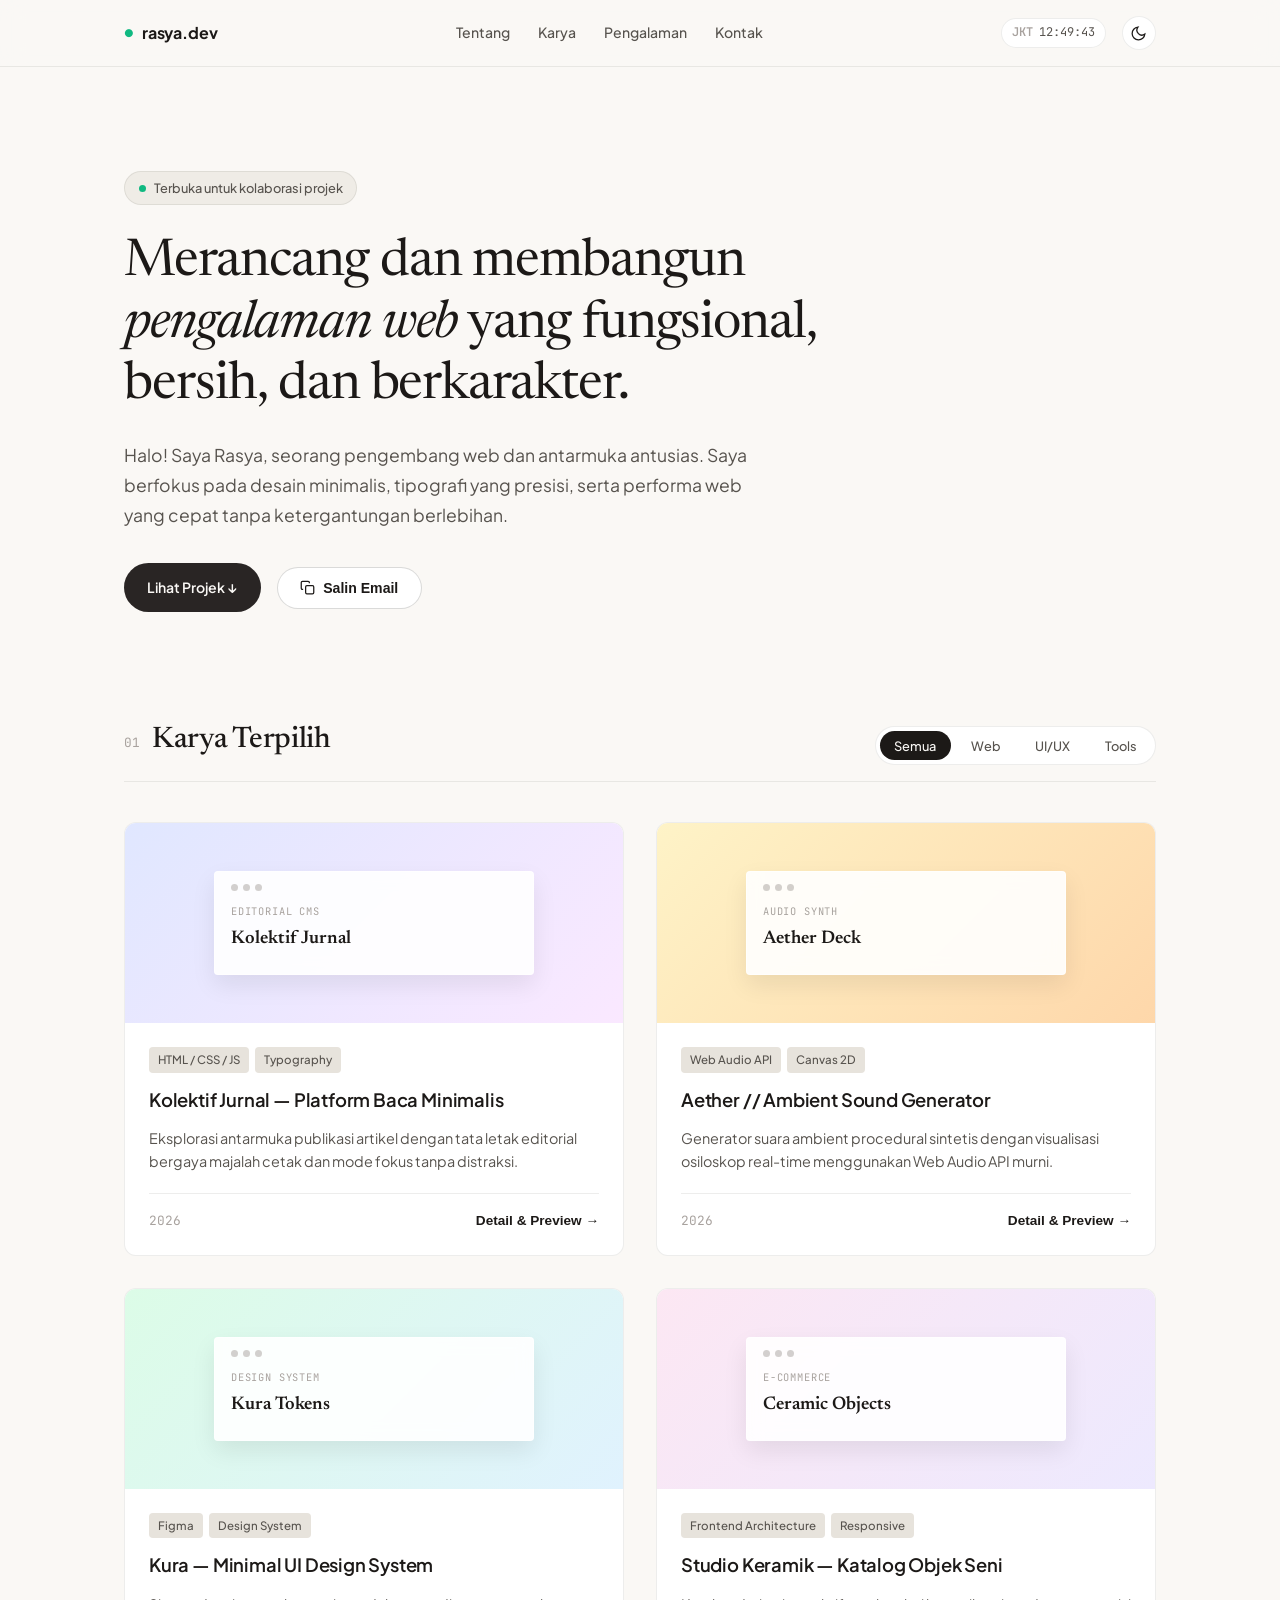
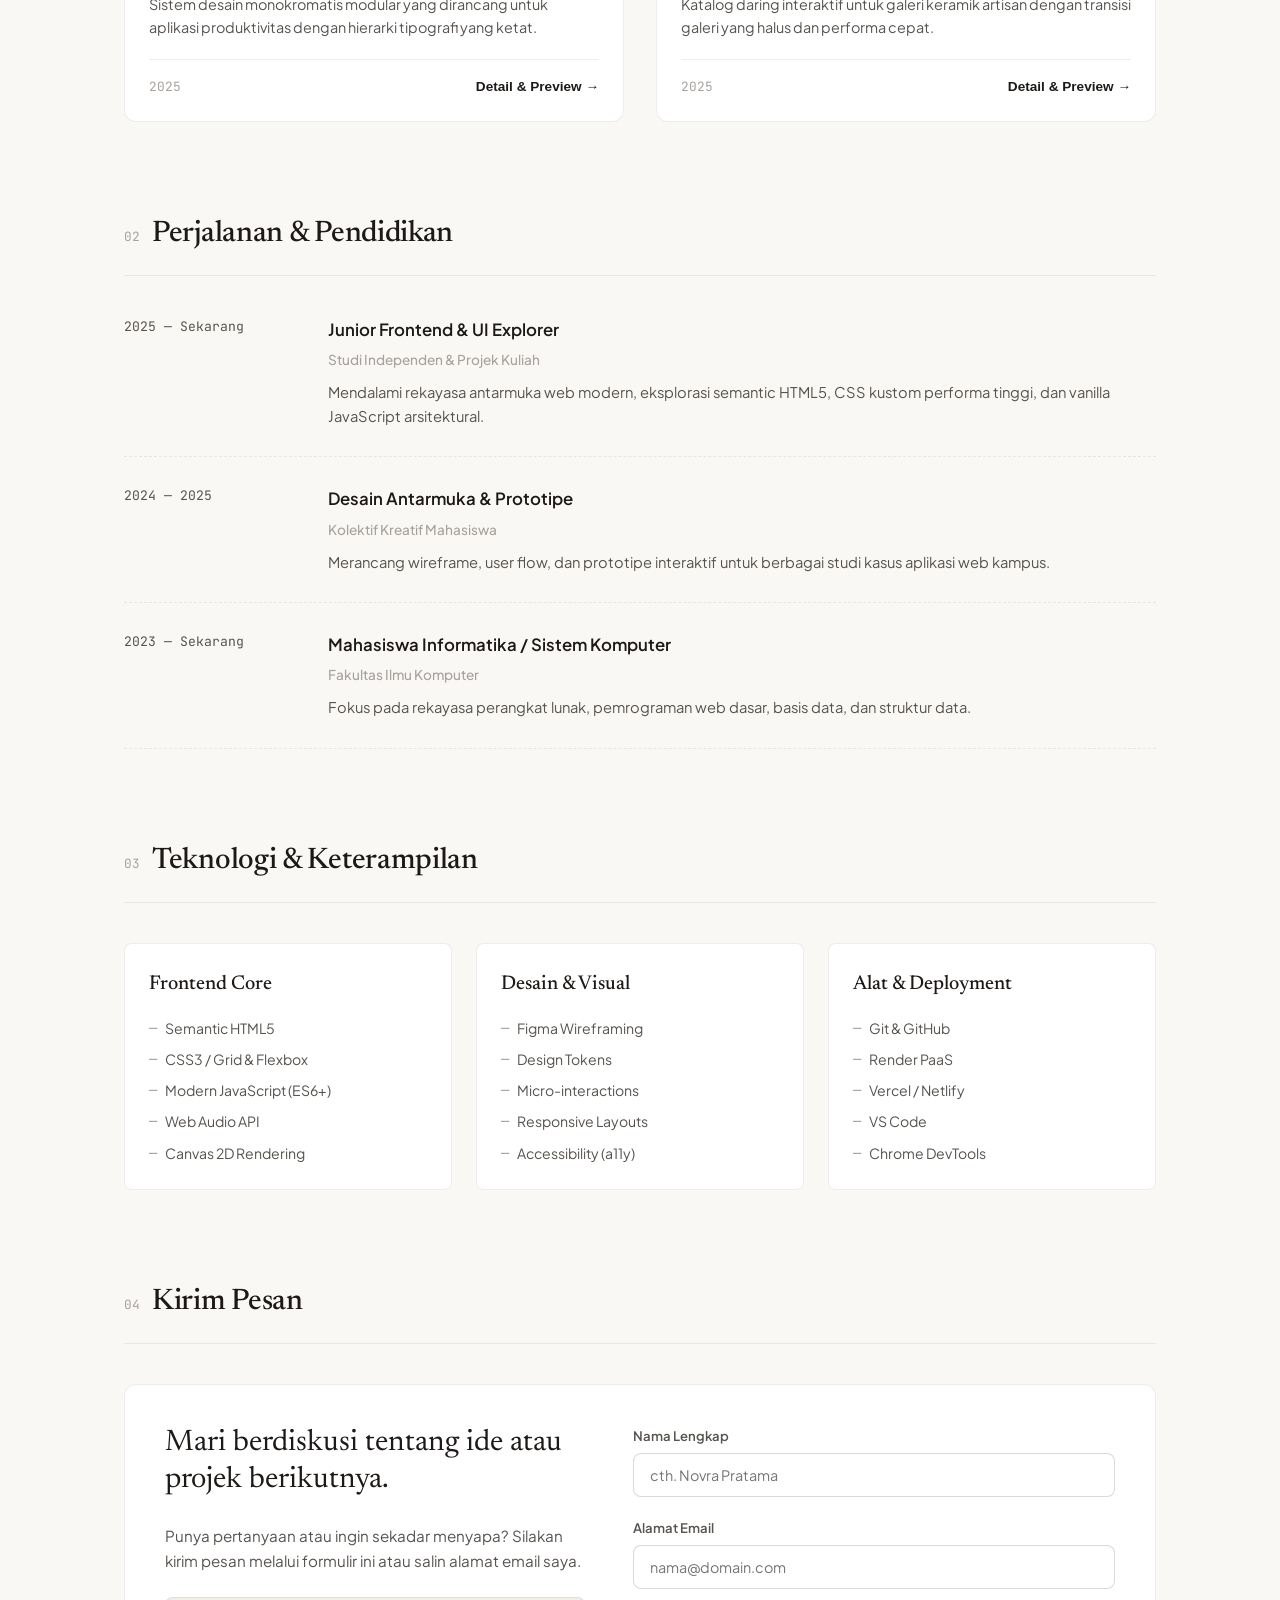
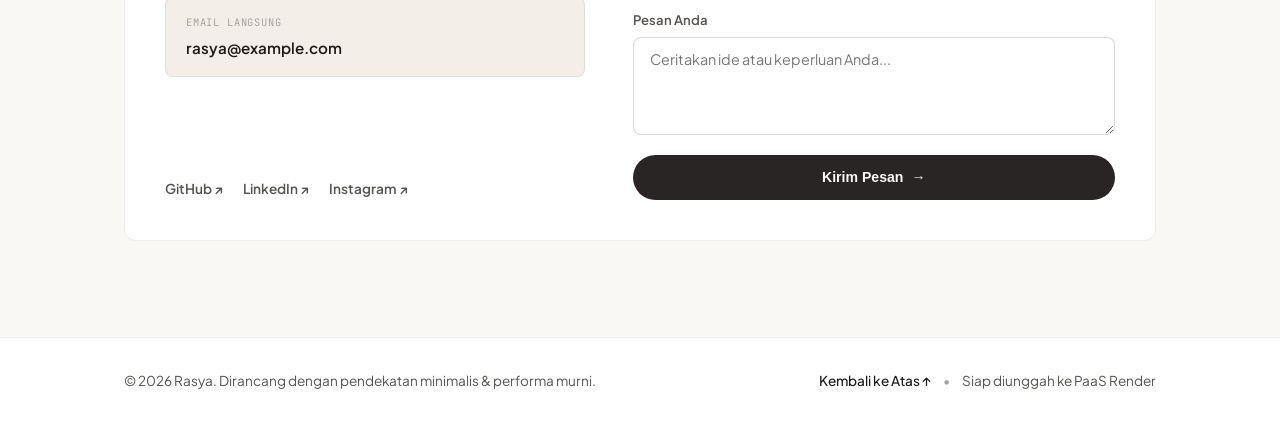
<file: index.html>
<!DOCTYPE html>
<html lang="id" data-theme="light">
<head>
  <meta charset="UTF-8">
  <meta name="viewport" content="width=device-width, initial-scale=1.0">
  <title>Rasya — Creative Developer & Designer</title>
  
  <!-- Favicon -->
  <link rel="icon" type="image/svg+xml" href="data:image/svg+xml,<svg xmlns='http://www.w3.org/2000/svg' viewBox='0 0 100 100'><circle cx='50' cy='50' r='48' fill='%231a1918'/><text x='50' y='64' font-size='44' font-family='serif' fill='%23faf9f5' text-anchor='middle'>R</text></svg>">

  <!-- Google Fonts: Newsreader (Editorial Serif) & Plus Jakarta Sans (Clean Modern Sans) -->
  <link rel="preconnect" href="https://fonts.googleapis.com">
  <link rel="preconnect" href="https://fonts.gstatic.com" crossorigin>
  <link href="https://fonts.googleapis.com/css2?family=Newsreader:ital,opsz,wght@0,6..72,400;0,6..72,500;1,6..72,400&family=Plus+Jakarta+Sans:wght@400;500;600;700&family=JetBrains+Mono:wght@400;500&display=swap" rel="stylesheet">
  
  <link rel="stylesheet" href="style.css">
</head>
<body>

  <!-- Toast Notification Container -->
  <div id="toast" class="toast" role="alert" aria-live="polite"></div>

  <!-- Navigation -->
  <header class="site-header">
    <div class="header-inner">
      <a href="#" class="brand-logo">
        <span class="logo-mark">●</span>
        <span class="logo-text">rasya.dev</span>
      </a>

      <nav class="nav-links" aria-label="Main Navigation">
        <a href="#about" class="nav-link">Tentang</a>
        <a href="#projects" class="nav-link">Karya</a>
        <a href="#experience" class="nav-link">Pengalaman</a>
        <a href="#contact" class="nav-link">Kontak</a>
      </nav>

      <div class="header-actions">
        <!-- Live Clock -->
        <div class="local-time" title="Waktu Lokal (WIB)">
          <span class="time-label">JKT</span>
          <span id="liveClock" class="time-val">--:--:--</span>
        </div>

        <!-- Theme Toggle -->
        <button id="themeToggle" class="theme-toggle-btn" aria-label="Ganti Tema">
          <svg class="sun-icon" viewBox="0 0 24 24" fill="none" stroke="currentColor" stroke-width="1.8">
            <circle cx="12" cy="12" r="5"></circle>
            <line x1="12" y1="1" x2="12" y2="3"></line>
            <line x1="12" y1="21" x2="12" y2="23"></line>
            <line x1="4.22" y1="4.22" x2="5.64" y2="5.64"></line>
            <line x1="18.36" y1="18.36" x2="19.78" y2="19.78"></line>
            <line x1="1" y1="12" x2="3" y2="12"></line>
            <line x1="21" y1="12" x2="23" y2="12"></line>
            <line x1="4.22" y1="19.78" x2="5.64" y2="18.36"></line>
            <line x1="18.36" y1="5.64" x2="19.78" y2="4.22"></line>
          </svg>
          <svg class="moon-icon" viewBox="0 0 24 24" fill="none" stroke="currentColor" stroke-width="1.8">
            <path d="M21 12.79A9 9 0 1 1 11.21 3 7 7 0 0 0 21 12.79z"></path>
          </svg>
        </button>
      </div>
    </div>
  </header>

  <main class="site-main">

    <!-- Hero Section -->
    <section class="hero-section" id="about">
      <div class="hero-badge">
        <span class="status-pulse"></span>
        <span>Terbuka untuk kolaborasi projek</span>
      </div>

      <h1 class="hero-title">
        Merancang dan membangun <span class="italic-serif">pengalaman web</span> yang fungsional, bersih, dan berkarakter.
      </h1>

      <p class="hero-bio">
        Halo! Saya Rasya, seorang pengembang web dan antarmuka antusias. Saya berfokus pada desain minimalis, tipografi yang presisi, serta performa web yang cepat tanpa ketergantungan berlebihan.
      </p>

      <div class="hero-actions">
        <a href="#projects" class="btn btn-primary">Lihat Projek ↓</a>
        <button id="copyEmailBtn" class="btn btn-secondary">
          <svg width="15" height="15" viewBox="0 0 24 24" fill="none" stroke="currentColor" stroke-width="2">
            <rect x="9" y="9" width="13" height="13" rx="2" ry="2"></rect>
            <path d="M5 15H4a2 2 0 0 1-2-2V4a2 2 0 0 1 2-2h9a2 2 0 0 1 2 2v1"></path>
          </svg>
          Salin Email
        </button>
      </div>
    </section>

    <!-- Projects Section -->
    <section class="section" id="projects">
      <div class="section-header">
        <div class="section-meta">
          <span class="section-number">01</span>
          <h2 class="section-title">Karya Terpilih</h2>
        </div>
        <div class="filter-group" role="tablist">
          <button class="filter-btn active" data-filter="all">Semua</button>
          <button class="filter-btn" data-filter="web">Web</button>
          <button class="filter-btn" data-filter="ui">UI/UX</button>
          <button class="filter-btn" data-filter="tool">Tools</button>
        </div>
      </div>

      <div class="projects-grid" id="projectsContainer">
        
        <!-- Project 1 -->
        <article class="project-card" data-category="web" data-id="1">
          <div class="project-preview preview-gradient-1">
            <div class="mockup-frame">
              <div class="mockup-header">
                <span></span><span></span><span></span>
              </div>
              <div class="mockup-body">
                <span class="mockup-tag">EDITORIAL CMS</span>
                <span class="mockup-title">Kolektif Jurnal</span>
              </div>
            </div>
          </div>
          <div class="project-content">
            <div class="project-tags">
              <span class="tag">HTML / CSS / JS</span>
              <span class="tag">Typography</span>
            </div>
            <h3 class="project-name">Kolektif Jurnal — Platform Baca Minimalis</h3>
            <p class="project-desc">Eksplorasi antarmuka publikasi artikel dengan tata letak editorial bergaya majalah cetak dan mode fokus tanpa distraksi.</p>
            <div class="project-footer">
              <span class="project-year">2026</span>
              <button class="view-detail-btn" data-id="1">Detail & Preview →</button>
            </div>
          </div>
        </article>

        <!-- Project 2 -->
        <article class="project-card" data-category="tool" data-id="2">
          <div class="project-preview preview-gradient-2">
            <div class="mockup-frame">
              <div class="mockup-header">
                <span></span><span></span><span></span>
              </div>
              <div class="mockup-body">
                <span class="mockup-tag">AUDIO SYNTH</span>
                <span class="mockup-title">Aether Deck</span>
              </div>
            </div>
          </div>
          <div class="project-content">
            <div class="project-tags">
              <span class="tag">Web Audio API</span>
              <span class="tag">Canvas 2D</span>
            </div>
            <h3 class="project-name">Aether // Ambient Sound Generator</h3>
            <p class="project-desc">Generator suara ambient procedural sintetis dengan visualisasi osiloskop real-time menggunakan Web Audio API murni.</p>
            <div class="project-footer">
              <span class="project-year">2026</span>
              <button class="view-detail-btn" data-id="2">Detail & Preview →</button>
            </div>
          </div>
        </article>

        <!-- Project 3 -->
        <article class="project-card" data-category="ui" data-id="3">
          <div class="project-preview preview-gradient-3">
            <div class="mockup-frame">
              <div class="mockup-header">
                <span></span><span></span><span></span>
              </div>
              <div class="mockup-body">
                <span class="mockup-tag">DESIGN SYSTEM</span>
                <span class="mockup-title">Kura Tokens</span>
              </div>
            </div>
          </div>
          <div class="project-content">
            <div class="project-tags">
              <span class="tag">Figma</span>
              <span class="tag">Design System</span>
            </div>
            <h3 class="project-name">Kura — Minimal UI Design System</h3>
            <p class="project-desc">Sistem desain monokromatis modular yang dirancang untuk aplikasi produktivitas dengan hierarki tipografi yang ketat.</p>
            <div class="project-footer">
              <span class="project-year">2025</span>
              <button class="view-detail-btn" data-id="3">Detail & Preview →</button>
            </div>
          </div>
        </article>

        <!-- Project 4 -->
        <article class="project-card" data-category="web" data-id="4">
          <div class="project-preview preview-gradient-4">
            <div class="mockup-frame">
              <div class="mockup-header">
                <span></span><span></span><span></span>
              </div>
              <div class="mockup-body">
                <span class="mockup-tag">E-COMMERCE</span>
                <span class="mockup-title">Ceramic Objects</span>
              </div>
            </div>
          </div>
          <div class="project-content">
            <div class="project-tags">
              <span class="tag">Frontend Architecture</span>
              <span class="tag">Responsive</span>
            </div>
            <h3 class="project-name">Studio Keramik — Katalog Objek Seni</h3>
            <p class="project-desc">Katalog daring interaktif untuk galeri keramik artisan dengan transisi galeri yang halus dan performa cepat.</p>
            <div class="project-footer">
              <span class="project-year">2025</span>
              <button class="view-detail-btn" data-id="4">Detail & Preview →</button>
            </div>
          </div>
        </article>

      </div>
    </section>

    <!-- Experience & Education -->
    <section class="section" id="experience">
      <div class="section-header">
        <div class="section-meta">
          <span class="section-number">02</span>
          <h2 class="section-title">Perjalanan & Pendidikan</h2>
        </div>
      </div>

      <div class="timeline-list">
        
        <div class="timeline-item">
          <div class="timeline-period">2025 — Sekarang</div>
          <div class="timeline-detail">
            <h3 class="timeline-role">Junior Frontend & UI Explorer</h3>
            <span class="timeline-org">Studi Independen & Projek Kuliah</span>
            <p class="timeline-text">Mendalami rekayasa antarmuka web modern, eksplorasi semantic HTML5, CSS kustom performa tinggi, dan vanilla JavaScript arsitektural.</p>
          </div>
        </div>

        <div class="timeline-item">
          <div class="timeline-period">2024 — 2025</div>
          <div class="timeline-detail">
            <h3 class="timeline-role">Desain Antarmuka & Prototipe</h3>
            <span class="timeline-org">Kolektif Kreatif Mahasiswa</span>
            <p class="timeline-text">Merancang wireframe, user flow, dan prototipe interaktif untuk berbagai studi kasus aplikasi web kampus.</p>
          </div>
        </div>

        <div class="timeline-item">
          <div class="timeline-period">2023 — Sekarang</div>
          <div class="timeline-detail">
            <h3 class="timeline-role">Mahasiswa Informatika / Sistem Komputer</h3>
            <span class="timeline-org">Fakultas Ilmu Komputer</span>
            <p class="timeline-text">Fokus pada rekayasa perangkat lunak, pemrograman web dasar, basis data, dan struktur data.</p>
          </div>
        </div>

      </div>
    </section>

    <!-- Toolkit / Stack Section -->
    <section class="section" id="toolkit">
      <div class="section-header">
        <div class="section-meta">
          <span class="section-number">03</span>
          <h2 class="section-title">Teknologi & Keterampilan</h2>
        </div>
      </div>

      <div class="skills-grid">
        <div class="skill-category">
          <h4 class="category-name">Frontend Core</h4>
          <ul class="skills-pills">
            <li>Semantic HTML5</li>
            <li>CSS3 / Grid & Flexbox</li>
            <li>Modern JavaScript (ES6+)</li>
            <li>Web Audio API</li>
            <li>Canvas 2D Rendering</li>
          </ul>
        </div>

        <div class="skill-category">
          <h4 class="category-name">Desain & Visual</h4>
          <ul class="skills-pills">
            <li>Figma Wireframing</li>
            <li>Design Tokens</li>
            <li>Micro-interactions</li>
            <li>Responsive Layouts</li>
            <li>Accessibility (a11y)</li>
          </ul>
        </div>

        <div class="skill-category">
          <h4 class="category-name">Alat & Deployment</h4>
          <ul class="skills-pills">
            <li>Git & GitHub</li>
            <li>Render PaaS</li>
            <li>Vercel / Netlify</li>
            <li>VS Code</li>
            <li>Chrome DevTools</li>
          </ul>
        </div>
      </div>
    </section>

    <!-- Contact & Message Section -->
    <section class="section" id="contact">
      <div class="section-header">
        <div class="section-meta">
          <span class="section-number">04</span>
          <h2 class="section-title">Kirim Pesan</h2>
        </div>
      </div>

      <div class="contact-wrapper">
        <div class="contact-info">
          <h3 class="contact-lead">Mari berdiskusi tentang ide atau projek berikutnya.</h3>
          <p class="contact-sub">
            Punya pertanyaan atau ingin sekadar menyapa? Silakan kirim pesan melalui formulir ini atau salin alamat email saya.
          </p>

          <div class="direct-contact-card">
            <span class="direct-label">EMAIL LANGSUNG</span>
            <a href="mailto:rasya@example.com" class="direct-email">rasya@example.com</a>
          </div>

          <div class="social-links">
            <a href="https://github.com" target="_blank" rel="noopener" class="social-link">GitHub ↗</a>
            <a href="https://linkedin.com" target="_blank" rel="noopener" class="social-link">LinkedIn ↗</a>
            <a href="https://instagram.com" target="_blank" rel="noopener" class="social-link">Instagram ↗</a>
          </div>
        </div>

        <form id="contactForm" class="contact-form">
          <div class="form-group">
            <label for="nameInput">Nama Lengkap</label>
            <input type="text" id="nameInput" required placeholder="cth. Novra Pratama">
          </div>

          <div class="form-group">
            <label for="emailInput">Alamat Email</label>
            <input type="email" id="emailInput" required placeholder="nama@domain.com">
          </div>

          <div class="form-group">
            <label for="messageInput">Pesan Anda</label>
            <textarea id="messageInput" rows="4" required placeholder="Ceritakan ide atau keperluan Anda..."></textarea>
          </div>

          <button type="submit" class="btn btn-primary btn-submit">
            <span>Kirim Pesan</span>
            <span class="arrow-icon">→</span>
          </button>
        </form>
      </div>
    </section>

  </main>

  <!-- Detail Modal -->
  <dialog id="detailModal" class="detail-modal">
    <div class="modal-card">
      <div class="modal-header">
        <span class="modal-category" id="modalCategory">WEB PROJECT</span>
        <button id="modalCloseBtn" class="modal-close" aria-label="Tutup">&times;</button>
      </div>
      <div class="modal-body">
        <h3 id="modalTitle" class="modal-title">Judul Projek</h3>
        <p id="modalDesc" class="modal-desc">Deskripsi lengkap mengenai projek dan arsitektur yang digunakan.</p>
        
        <div class="modal-tech-box">
          <span class="tech-box-label">TEKNOLOGI YANG DIGUNAKAN</span>
          <div id="modalTechList" class="modal-tech-list"></div>
        </div>

        <div class="modal-stats">
          <div class="stat-item">
            <span class="stat-label">TAHUN</span>
            <span id="modalYear" class="stat-val">2026</span>
          </div>
          <div class="stat-item">
            <span class="stat-label">PERFORMA</span>
            <span class="stat-val text-green">100 / 100</span>
          </div>
          <div class="stat-item">
            <span class="stat-label">STATUS</span>
            <span class="stat-val">Deployed</span>
          </div>
        </div>
      </div>
      <div class="modal-actions">
        <button class="btn btn-primary" id="modalActionBtn">Buka Demonstrasi</button>
        <button class="btn btn-secondary" id="modalDismissBtn">Tutup</button>
      </div>
    </div>
  </dialog>

  <!-- Site Footer -->
  <footer class="site-footer">
    <div class="footer-inner">
      <p class="footer-copy">
        © 2026 Rasya. Dirancang dengan pendekatan minimalis & performa murni.
      </p>
      <div class="footer-links">
        <a href="#about">Kembali ke Atas ↑</a>
        <span class="footer-bullet">•</span>
        <span>Siap diunggah ke PaaS Render</span>
      </div>
    </div>
  </footer>

  <script src="app.js"></script>
</body>
</html>
</file>
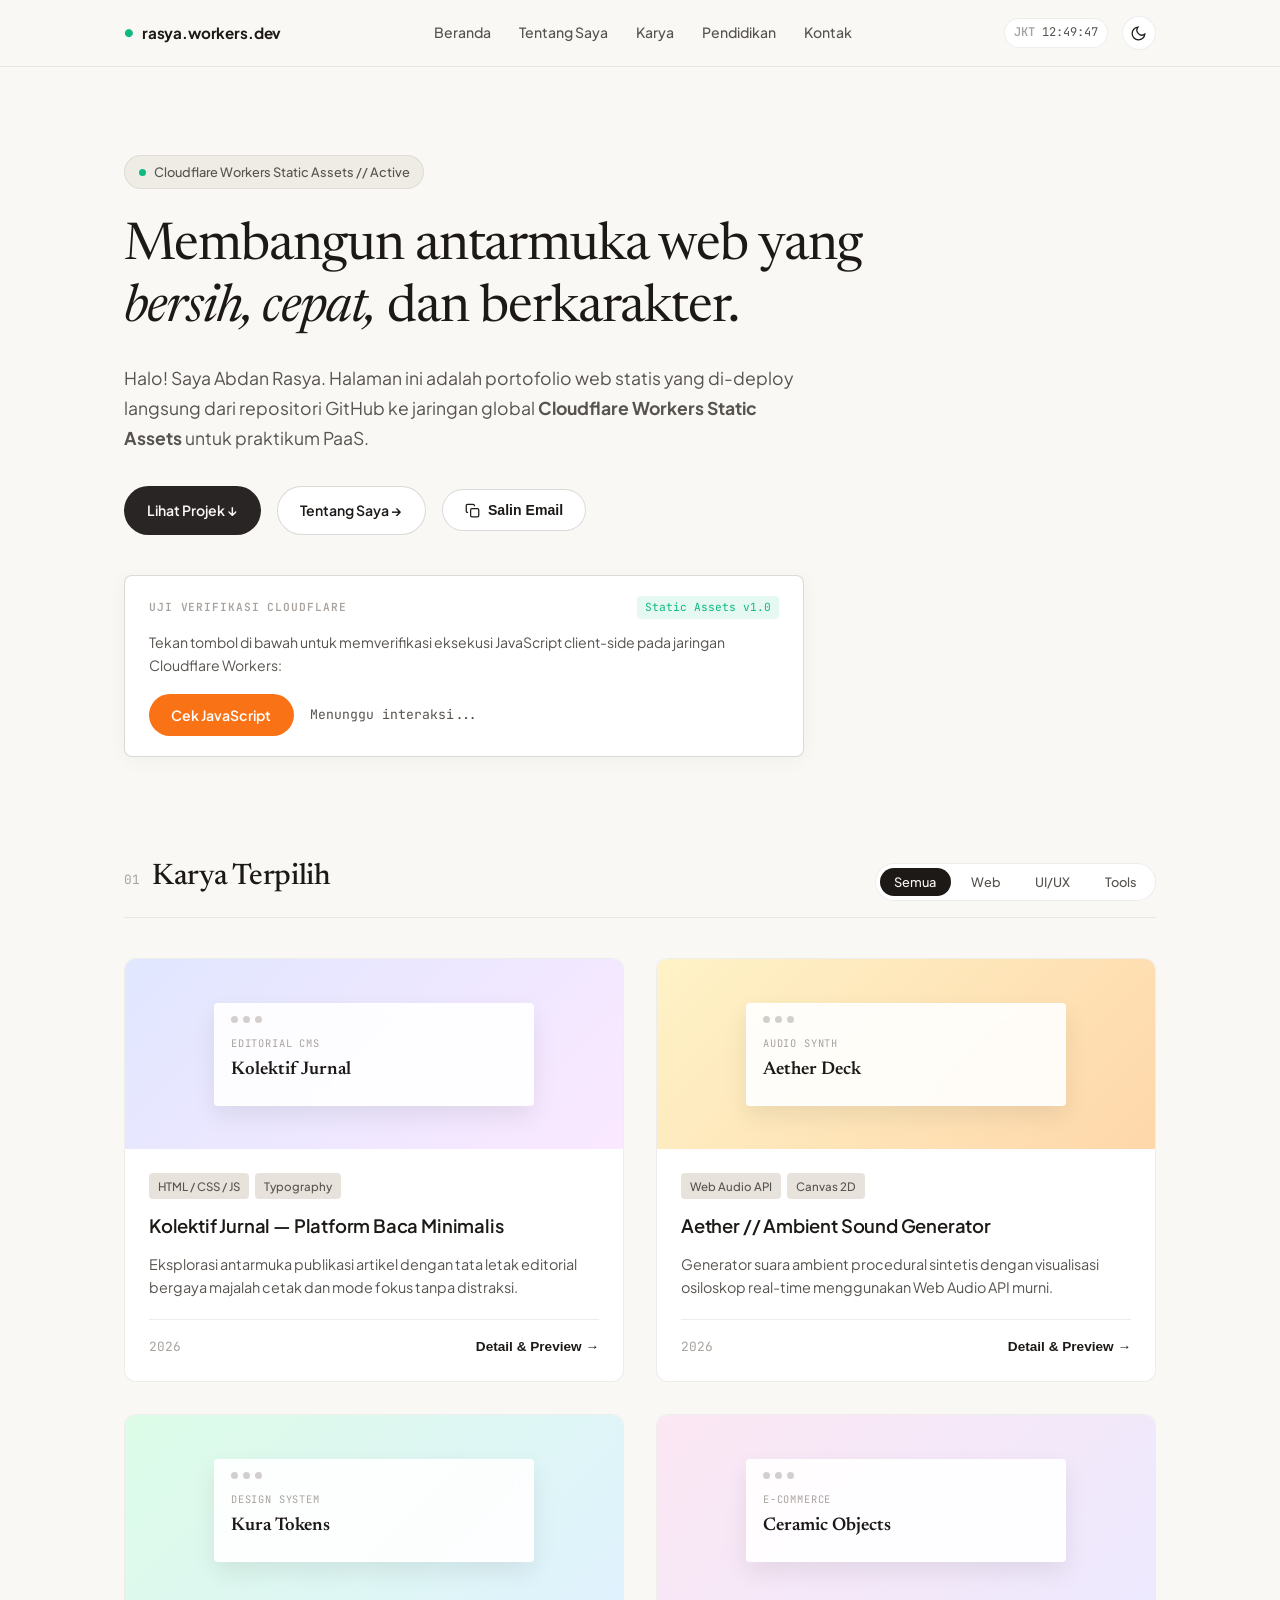
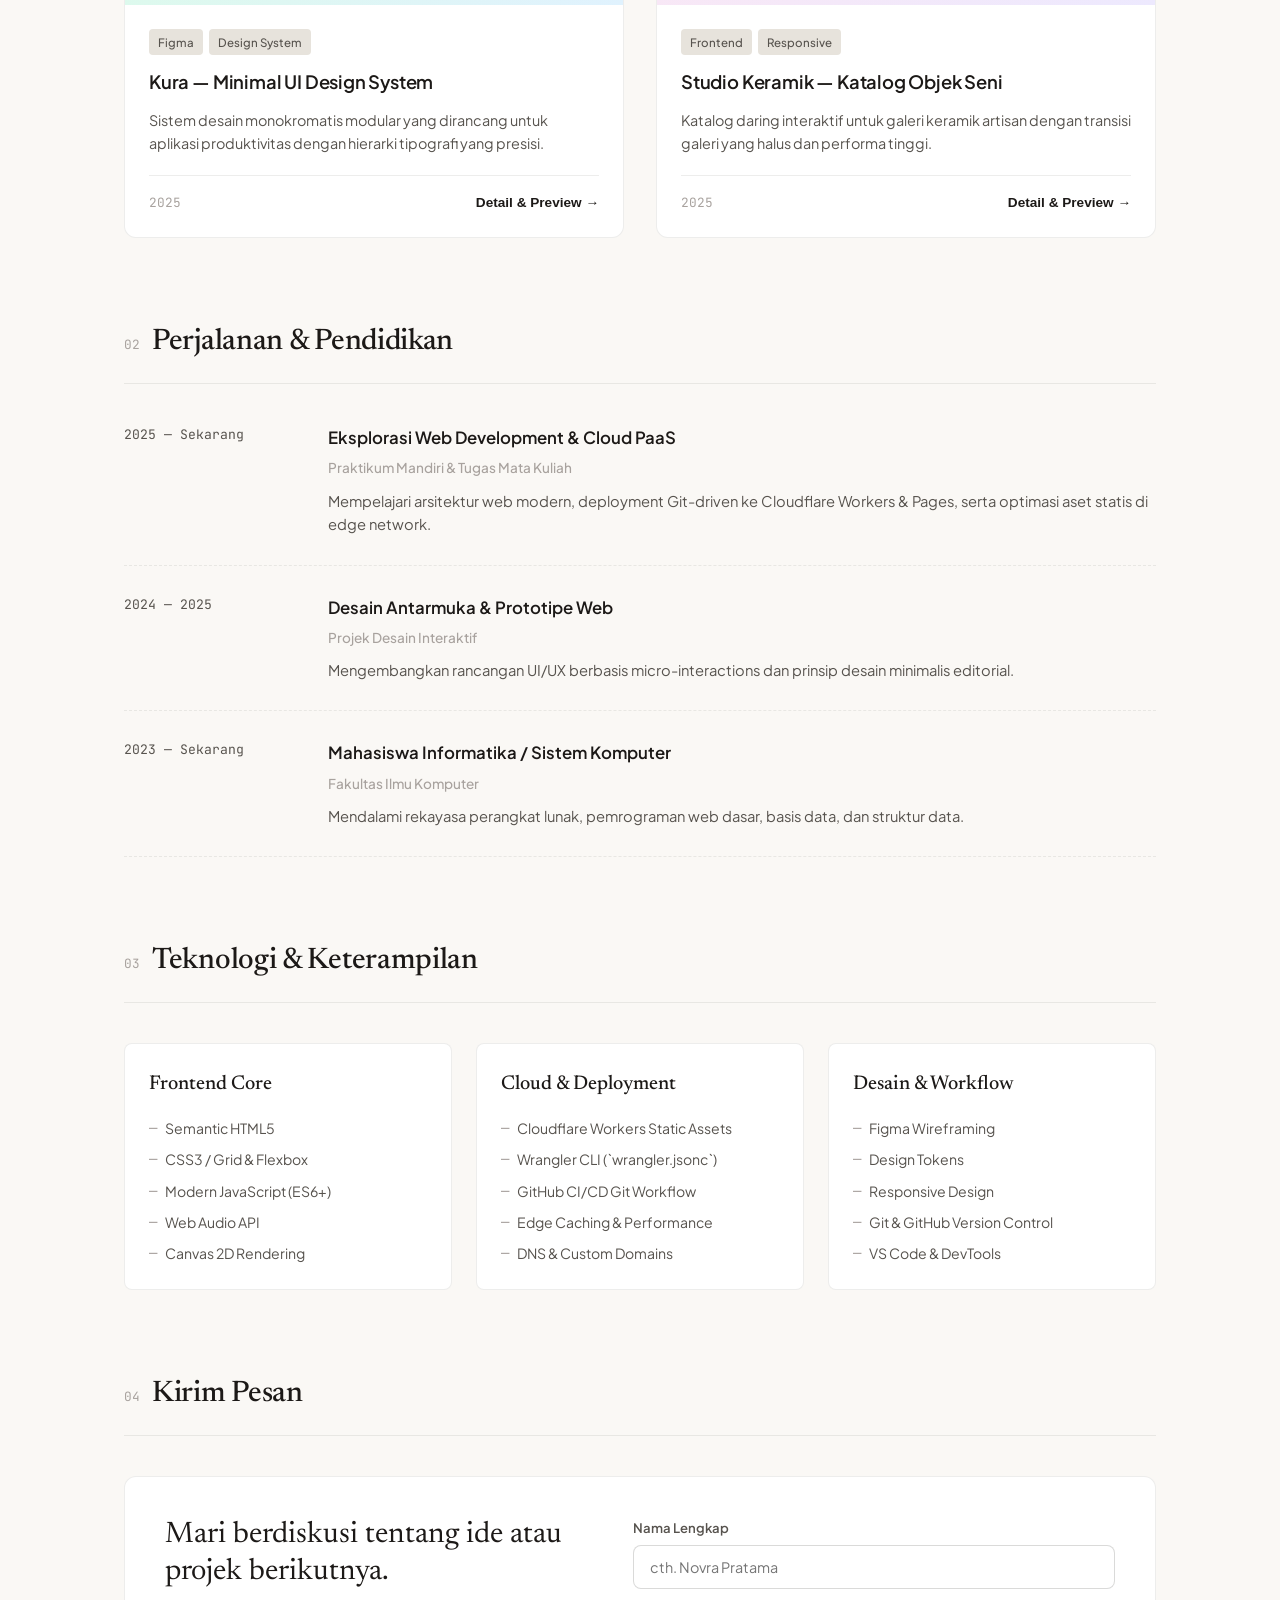
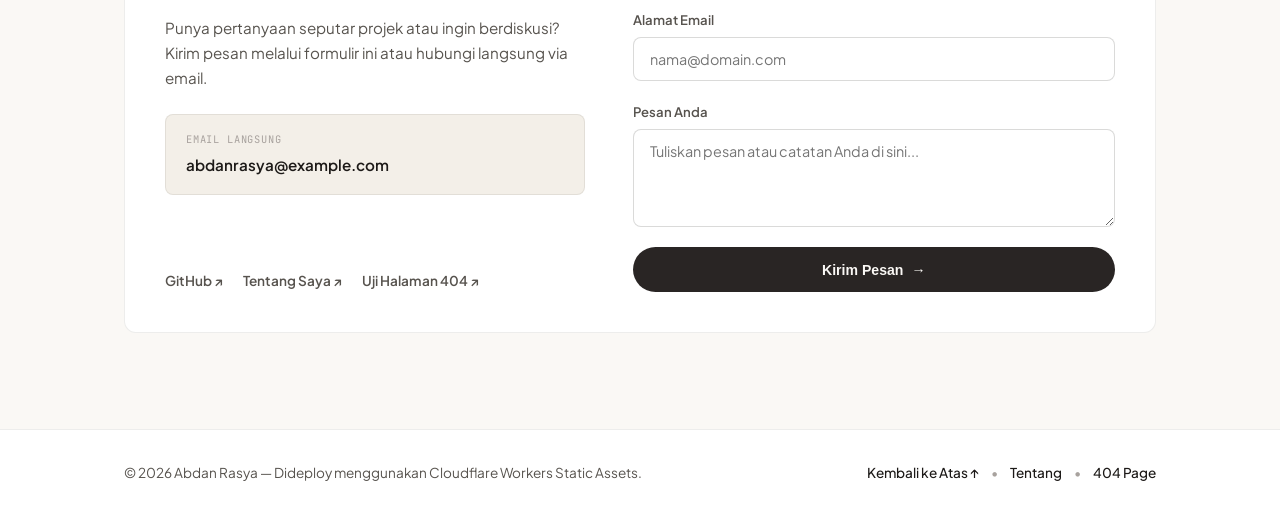
<file: public/index.html>
<!DOCTYPE html>
<html lang="id" data-theme="light">
<head>
  <meta charset="UTF-8">
  <meta name="viewport" content="width=device-width, initial-scale=1.0">
  <title>Abdan Rasya — Portfolio & PaaS Static Deployment</title>
  
  <!-- Favicon (Challenge) -->
  <link rel="icon" type="image/svg+xml" href="favicon.svg">

  <!-- Google Fonts: Newsreader (Editorial Serif) & Plus Jakarta Sans (Clean Modern Sans) -->
  <link rel="preconnect" href="https://fonts.googleapis.com">
  <link rel="preconnect" href="https://fonts.gstatic.com" crossorigin>
  <link href="https://fonts.googleapis.com/css2?family=Newsreader:ital,opsz,wght@0,6..72,400;0,6..72,500;1,6..72,400&family=Plus+Jakarta+Sans:wght@400;500;600;700&family=JetBrains+Mono:wght@400;500&display=swap" rel="stylesheet">
  
  <link rel="stylesheet" href="style.css">
</head>
<body>

  <!-- Toast Notification Container -->
  <div id="toast" class="toast" role="alert" aria-live="polite"></div>

  <!-- Navigation -->
  <header class="site-header">
    <div class="header-inner">
      <a href="index.html" class="brand-logo">
        <span class="logo-mark">●</span>
        <span class="logo-text">rasya.workers.dev</span>
      </a>

      <nav class="nav-links" aria-label="Main Navigation">
        <a href="#about" class="nav-link">Beranda</a>
        <a href="about.html" class="nav-link">Tentang Saya</a>
        <a href="#projects" class="nav-link">Karya</a>
        <a href="#experience" class="nav-link">Pendidikan</a>
        <a href="#contact" class="nav-link">Kontak</a>
      </nav>

      <div class="header-actions">
        <!-- Live Clock -->
        <div class="local-time" title="Waktu Lokal (WIB)">
          <span class="time-label">JKT</span>
          <span id="liveClock" class="time-val">--:--:--</span>
        </div>

        <!-- Theme Toggle -->
        <button id="themeToggle" class="theme-toggle-btn" aria-label="Ganti Tema">
          <svg class="sun-icon" viewBox="0 0 24 24" fill="none" stroke="currentColor" stroke-width="1.8">
            <circle cx="12" cy="12" r="5"></circle>
            <line x1="12" y1="1" x2="12" y2="3"></line>
            <line x1="12" y1="21" x2="12" y2="23"></line>
            <line x1="4.22" y1="4.22" x2="5.64" y2="5.64"></line>
            <line x1="18.36" y1="18.36" x2="19.78" y2="19.78"></line>
            <line x1="1" y1="12" x2="3" y2="12"></line>
            <line x1="21" y1="12" x2="23" y2="12"></line>
            <line x1="4.22" y1="19.78" x2="5.64" y2="18.36"></line>
            <line x1="18.36" y1="5.64" x2="19.78" y2="4.22"></line>
          </svg>
          <svg class="moon-icon" viewBox="0 0 24 24" fill="none" stroke="currentColor" stroke-width="1.8">
            <path d="M21 12.79A9 9 0 1 1 11.21 3 7 7 0 0 0 21 12.79z"></path>
          </svg>
        </button>
      </div>
    </div>
  </header>

  <main class="site-main">

    <!-- Hero Section -->
    <section class="hero-section" id="about">
      <div class="hero-badge">
        <span class="status-pulse"></span>
        <span>Cloudflare Workers Static Assets // Active</span>
      </div>

      <h1 class="hero-title">
        Membangun antarmuka web yang <span class="italic-serif">bersih, cepat,</span> dan berkarakter.
      </h1>

      <p class="hero-bio">
        Halo! Saya Abdan Rasya. Halaman ini adalah portofolio web statis yang di-deploy langsung dari repositori GitHub ke jaringan global <strong>Cloudflare Workers Static Assets</strong> untuk praktikum PaaS.
      </p>

      <div class="hero-actions">
        <a href="#projects" class="btn btn-primary">Lihat Projek ↓</a>
        <a href="about.html" class="btn btn-secondary">Tentang Saya →</a>
        <button id="copyEmailBtn" class="btn btn-secondary">
          <svg width="15" height="15" viewBox="0 0 24 24" fill="none" stroke="currentColor" stroke-width="2">
            <rect x="9" y="9" width="13" height="13" rx="2" ry="2"></rect>
            <path d="M5 15H4a2 2 0 0 1-2-2V4a2 2 0 0 1 2-2h9a2 2 0 0 1 2 2v1"></path>
          </svg>
          Salin Email
        </button>
      </div>

      <!-- Cloudflare JS Verification Card (Sesuai modul praktikum) -->
      <div class="verify-box">
        <div class="verify-top">
          <span class="verify-tag">UJI VERIFIKASI CLOUDFLARE</span>
          <span class="verify-status">Static Assets v1.0</span>
        </div>
        <p class="verify-desc">Tekan tombol di bawah untuk memverifikasi eksekusi JavaScript client-side pada jaringan Cloudflare Workers:</p>
        <div class="verify-actions">
          <button id="cek" class="btn btn-verify">Cek JavaScript</button>
          <span id="hasil" class="verify-result">Menunggu interaksi...</span>
        </div>
      </div>
    </section>

    <!-- Projects Section -->
    <section class="section" id="projects">
      <div class="section-header">
        <div class="section-meta">
          <span class="section-number">01</span>
          <h2 class="section-title">Karya Terpilih</h2>
        </div>
        <div class="filter-group" role="tablist">
          <button class="filter-btn active" data-filter="all">Semua</button>
          <button class="filter-btn" data-filter="web">Web</button>
          <button class="filter-btn" data-filter="ui">UI/UX</button>
          <button class="filter-btn" data-filter="tool">Tools</button>
        </div>
      </div>

      <div class="projects-grid" id="projectsContainer">
        
        <!-- Project 1 -->
        <article class="project-card" data-category="web" data-id="1">
          <div class="project-preview preview-gradient-1">
            <div class="mockup-frame">
              <div class="mockup-header">
                <span></span><span></span><span></span>
              </div>
              <div class="mockup-body">
                <span class="mockup-tag">EDITORIAL CMS</span>
                <span class="mockup-title">Kolektif Jurnal</span>
              </div>
            </div>
          </div>
          <div class="project-content">
            <div class="project-tags">
              <span class="tag">HTML / CSS / JS</span>
              <span class="tag">Typography</span>
            </div>
            <h3 class="project-name">Kolektif Jurnal — Platform Baca Minimalis</h3>
            <p class="project-desc">Eksplorasi antarmuka publikasi artikel dengan tata letak editorial bergaya majalah cetak dan mode fokus tanpa distraksi.</p>
            <div class="project-footer">
              <span class="project-year">2026</span>
              <button class="view-detail-btn" data-id="1">Detail & Preview →</button>
            </div>
          </div>
        </article>

        <!-- Project 2 -->
        <article class="project-card" data-category="tool" data-id="2">
          <div class="project-preview preview-gradient-2">
            <div class="mockup-frame">
              <div class="mockup-header">
                <span></span><span></span><span></span>
              </div>
              <div class="mockup-body">
                <span class="mockup-tag">AUDIO SYNTH</span>
                <span class="mockup-title">Aether Deck</span>
              </div>
            </div>
          </div>
          <div class="project-content">
            <div class="project-tags">
              <span class="tag">Web Audio API</span>
              <span class="tag">Canvas 2D</span>
            </div>
            <h3 class="project-name">Aether // Ambient Sound Generator</h3>
            <p class="project-desc">Generator suara ambient procedural sintetis dengan visualisasi osiloskop real-time menggunakan Web Audio API murni.</p>
            <div class="project-footer">
              <span class="project-year">2026</span>
              <button class="view-detail-btn" data-id="2">Detail & Preview →</button>
            </div>
          </div>
        </article>

        <!-- Project 3 -->
        <article class="project-card" data-category="ui" data-id="3">
          <div class="project-preview preview-gradient-3">
            <div class="mockup-frame">
              <div class="mockup-header">
                <span></span><span></span><span></span>
              </div>
              <div class="mockup-body">
                <span class="mockup-tag">DESIGN SYSTEM</span>
                <span class="mockup-title">Kura Tokens</span>
              </div>
            </div>
          </div>
          <div class="project-content">
            <div class="project-tags">
              <span class="tag">Figma</span>
              <span class="tag">Design System</span>
            </div>
            <h3 class="project-name">Kura — Minimal UI Design System</h3>
            <p class="project-desc">Sistem desain monokromatis modular yang dirancang untuk aplikasi produktivitas dengan hierarki tipografi yang presisi.</p>
            <div class="project-footer">
              <span class="project-year">2025</span>
              <button class="view-detail-btn" data-id="3">Detail & Preview →</button>
            </div>
          </div>
        </article>

        <!-- Project 4 -->
        <article class="project-card" data-category="web" data-id="4">
          <div class="project-preview preview-gradient-4">
            <div class="mockup-frame">
              <div class="mockup-header">
                <span></span><span></span><span></span>
              </div>
              <div class="mockup-body">
                <span class="mockup-tag">E-COMMERCE</span>
                <span class="mockup-title">Ceramic Objects</span>
              </div>
            </div>
          </div>
          <div class="project-content">
            <div class="project-tags">
              <span class="tag">Frontend</span>
              <span class="tag">Responsive</span>
            </div>
            <h3 class="project-name">Studio Keramik — Katalog Objek Seni</h3>
            <p class="project-desc">Katalog daring interaktif untuk galeri keramik artisan dengan transisi galeri yang halus dan performa tinggi.</p>
            <div class="project-footer">
              <span class="project-year">2025</span>
              <button class="view-detail-btn" data-id="4">Detail & Preview →</button>
            </div>
          </div>
        </article>

      </div>
    </section>

    <!-- Experience & Education -->
    <section class="section" id="experience">
      <div class="section-header">
        <div class="section-meta">
          <span class="section-number">02</span>
          <h2 class="section-title">Perjalanan & Pendidikan</h2>
        </div>
      </div>

      <div class="timeline-list">
        
        <div class="timeline-item">
          <div class="timeline-period">2025 — Sekarang</div>
          <div class="timeline-detail">
            <h3 class="timeline-role">Eksplorasi Web Development & Cloud PaaS</h3>
            <span class="timeline-org">Praktikum Mandiri & Tugas Mata Kuliah</span>
            <p class="timeline-text">Mempelajari arsitektur web modern, deployment Git-driven ke Cloudflare Workers & Pages, serta optimasi aset statis di edge network.</p>
          </div>
        </div>

        <div class="timeline-item">
          <div class="timeline-period">2024 — 2025</div>
          <div class="timeline-detail">
            <h3 class="timeline-role">Desain Antarmuka & Prototipe Web</h3>
            <span class="timeline-org">Projek Desain Interaktif</span>
            <p class="timeline-text">Mengembangkan rancangan UI/UX berbasis micro-interactions dan prinsip desain minimalis editorial.</p>
          </div>
        </div>

        <div class="timeline-item">
          <div class="timeline-period">2023 — Sekarang</div>
          <div class="timeline-detail">
            <h3 class="timeline-role">Mahasiswa Informatika / Sistem Komputer</h3>
            <span class="timeline-org">Fakultas Ilmu Komputer</span>
            <p class="timeline-text">Mendalami rekayasa perangkat lunak, pemrograman web dasar, basis data, dan struktur data.</p>
          </div>
        </div>

      </div>
    </section>

    <!-- Toolkit / Stack Section -->
    <section class="section" id="toolkit">
      <div class="section-header">
        <div class="section-meta">
          <span class="section-number">03</span>
          <h2 class="section-title">Teknologi & Keterampilan</h2>
        </div>
      </div>

      <div class="skills-grid">
        <div class="skill-category">
          <h4 class="category-name">Frontend Core</h4>
          <ul class="skills-pills">
            <li>Semantic HTML5</li>
            <li>CSS3 / Grid & Flexbox</li>
            <li>Modern JavaScript (ES6+)</li>
            <li>Web Audio API</li>
            <li>Canvas 2D Rendering</li>
          </ul>
        </div>

        <div class="skill-category">
          <h4 class="category-name">Cloud & Deployment</h4>
          <ul class="skills-pills">
            <li>Cloudflare Workers Static Assets</li>
            <li>Wrangler CLI (`wrangler.jsonc`)</li>
            <li>GitHub CI/CD Git Workflow</li>
            <li>Edge Caching & Performance</li>
            <li>DNS & Custom Domains</li>
          </ul>
        </div>

        <div class="skill-category">
          <h4 class="category-name">Desain & Workflow</h4>
          <ul class="skills-pills">
            <li>Figma Wireframing</li>
            <li>Design Tokens</li>
            <li>Responsive Design</li>
            <li>Git & GitHub Version Control</li>
            <li>VS Code & DevTools</li>
          </ul>
        </div>
      </div>
    </section>

    <!-- Contact & Message Section -->
    <section class="section" id="contact">
      <div class="section-header">
        <div class="section-meta">
          <span class="section-number">04</span>
          <h2 class="section-title">Kirim Pesan</h2>
        </div>
      </div>

      <div class="contact-wrapper">
        <div class="contact-info">
          <h3 class="contact-lead">Mari berdiskusi tentang ide atau projek berikutnya.</h3>
          <p class="contact-sub">
            Punya pertanyaan seputar projek atau ingin berdiskusi? Kirim pesan melalui formulir ini atau hubungi langsung via email.
          </p>

          <div class="direct-contact-card">
            <span class="direct-label">EMAIL LANGSUNG</span>
            <a href="mailto:abdanrasya@example.com" class="direct-email">abdanrasya@example.com</a>
          </div>

          <div class="social-links">
            <a href="https://github.com/AbdanRasya" target="_blank" rel="noopener" class="social-link">GitHub ↗</a>
            <a href="about.html" class="social-link">Tentang Saya ↗</a>
            <a href="404.html" class="social-link">Uji Halaman 404 ↗</a>
          </div>
        </div>

        <form id="contactForm" class="contact-form">
          <div class="form-group">
            <label for="nameInput">Nama Lengkap</label>
            <input type="text" id="nameInput" required placeholder="cth. Novra Pratama">
          </div>

          <div class="form-group">
            <label for="emailInput">Alamat Email</label>
            <input type="email" id="emailInput" required placeholder="nama@domain.com">
          </div>

          <div class="form-group">
            <label for="messageInput">Pesan Anda</label>
            <textarea id="messageInput" rows="4" required placeholder="Tuliskan pesan atau catatan Anda di sini..."></textarea>
          </div>

          <button type="submit" class="btn btn-primary btn-submit">
            <span>Kirim Pesan</span>
            <span class="arrow-icon">→</span>
          </button>
        </form>
      </div>
    </section>

  </main>

  <!-- Detail Modal -->
  <dialog id="detailModal" class="detail-modal">
    <div class="modal-card">
      <div class="modal-header">
        <span class="modal-category" id="modalCategory">WEB PROJECT</span>
        <button id="modalCloseBtn" class="modal-close" aria-label="Tutup">&times;</button>
      </div>
      <div class="modal-body">
        <h3 id="modalTitle" class="modal-title">Judul Projek</h3>
        <p id="modalDesc" class="modal-desc">Deskripsi lengkap mengenai projek dan arsitektur yang digunakan.</p>
        
        <div class="modal-tech-box">
          <span class="tech-box-label">TEKNOLOGI YANG DIGUNAKAN</span>
          <div id="modalTechList" class="modal-tech-list"></div>
        </div>

        <div class="modal-stats">
          <div class="stat-item">
            <span class="stat-label">TAHUN</span>
            <span id="modalYear" class="stat-val">2026</span>
          </div>
          <div class="stat-item">
            <span class="stat-label">EDGE RUNTIME</span>
            <span class="stat-val text-green">Cloudflare</span>
          </div>
          <div class="stat-item">
            <span class="stat-label">STATUS</span>
            <span class="stat-val">Deployed</span>
          </div>
        </div>
      </div>
      <div class="modal-actions">
        <button class="btn btn-primary" id="modalActionBtn">Konfirmasi</button>
        <button class="btn btn-secondary" id="modalDismissBtn">Tutup</button>
      </div>
    </div>
  </dialog>

  <!-- Site Footer -->
  <footer class="site-footer">
    <div class="footer-inner">
      <p class="footer-copy">
        © 2026 Abdan Rasya — Dideploy menggunakan Cloudflare Workers Static Assets.
      </p>
      <div class="footer-links">
        <a href="#about">Kembali ke Atas ↑</a>
        <span class="footer-bullet">•</span>
        <a href="about.html">Tentang</a>
        <span class="footer-bullet">•</span>
        <a href="404.html">404 Page</a>
      </div>
    </div>
  </footer>

  <script src="script.js"></script>
</body>
</html>
</file>
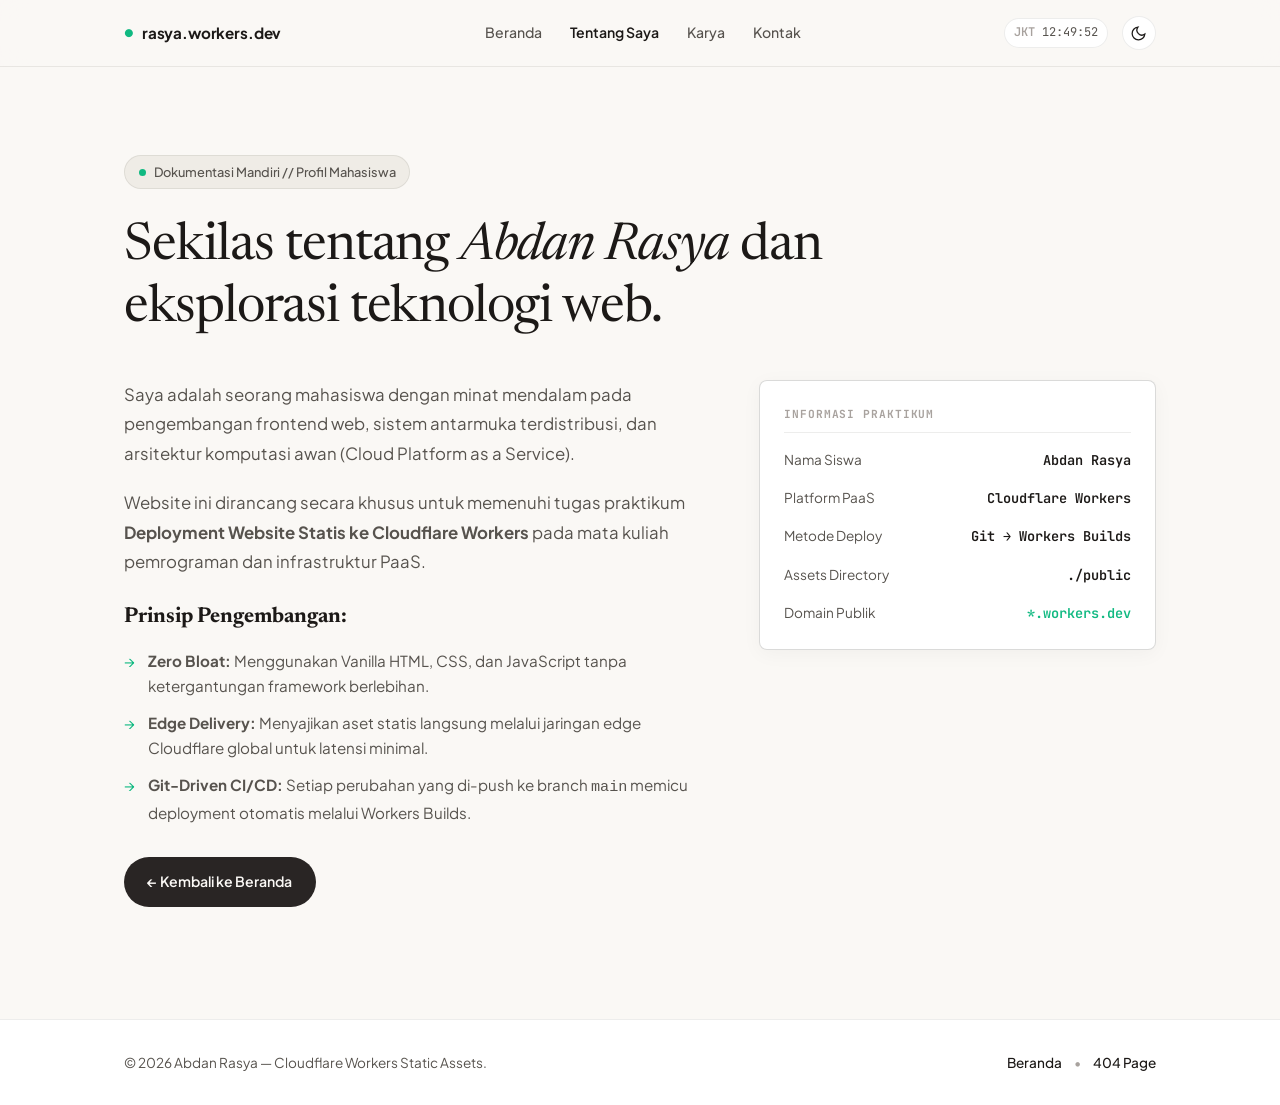
<file: public/about.html>
<!DOCTYPE html>
<html lang="id" data-theme="light">
<head>
  <meta charset="UTF-8">
  <meta name="viewport" content="width=device-width, initial-scale=1.0">
  <title>Tentang Saya — Abdan Rasya</title>
  
  <link rel="icon" type="image/svg+xml" href="favicon.svg">

  <link rel="preconnect" href="https://fonts.googleapis.com">
  <link rel="preconnect" href="https://fonts.gstatic.com" crossorigin>
  <link href="https://fonts.googleapis.com/css2?family=Newsreader:ital,opsz,wght@0,6..72,400;0,6..72,500;1,6..72,400&family=Plus+Jakarta+Sans:wght@400;500;600;700&family=JetBrains+Mono:wght@400;500&display=swap" rel="stylesheet">
  
  <link rel="stylesheet" href="style.css">
</head>
<body>

  <!-- Toast Notification Container -->
  <div id="toast" class="toast" role="alert" aria-live="polite"></div>

  <!-- Header -->
  <header class="site-header">
    <div class="header-inner">
      <a href="index.html" class="brand-logo">
        <span class="logo-mark">●</span>
        <span class="logo-text">rasya.workers.dev</span>
      </a>

      <nav class="nav-links">
        <a href="index.html" class="nav-link">Beranda</a>
        <a href="about.html" class="nav-link active" style="color: var(--text-primary); font-weight: 600;">Tentang Saya</a>
        <a href="index.html#projects" class="nav-link">Karya</a>
        <a href="index.html#contact" class="nav-link">Kontak</a>
      </nav>

      <div class="header-actions">
        <div class="local-time" title="Waktu Lokal (WIB)">
          <span class="time-label">JKT</span>
          <span id="liveClock" class="time-val">--:--:--</span>
        </div>

        <button id="themeToggle" class="theme-toggle-btn" aria-label="Ganti Tema">
          <svg class="sun-icon" viewBox="0 0 24 24" fill="none" stroke="currentColor" stroke-width="1.8">
            <circle cx="12" cy="12" r="5"></circle>
            <line x1="12" y1="1" x2="12" y2="3"></line>
            <line x1="12" y1="21" x2="12" y2="23"></line>
            <line x1="4.22" y1="4.22" x2="5.64" y2="5.64"></line>
            <line x1="18.36" y1="18.36" x2="19.78" y2="19.78"></line>
            <line x1="1" y1="12" x2="3" y2="12"></line>
            <line x1="21" y1="12" x2="23" y2="12"></line>
            <line x1="4.22" y1="19.78" x2="5.64" y2="18.36"></line>
            <line x1="18.36" y1="5.64" x2="19.78" y2="4.22"></line>
          </svg>
          <svg class="moon-icon" viewBox="0 0 24 24" fill="none" stroke="currentColor" stroke-width="1.8">
            <path d="M21 12.79A9 9 0 1 1 11.21 3 7 7 0 0 0 21 12.79z"></path>
          </svg>
        </button>
      </div>
    </div>
  </header>

  <main class="site-main">
    <section class="hero-section">
      <div class="hero-badge">
        <span class="status-pulse"></span>
        <span>Dokumentasi Mandiri // Profil Mahasiswa</span>
      </div>

      <h1 class="hero-title">
        Sekilas tentang <span class="italic-serif">Abdan Rasya</span> dan eksplorasi teknologi web.
      </h1>

      <div class="about-content-grid">
        <div class="about-text-block">
          <p class="about-paragraph">
            Saya adalah seorang mahasiswa dengan minat mendalam pada pengembangan frontend web, sistem antarmuka terdistribusi, dan arsitektur komputasi awan (Cloud Platform as a Service).
          </p>
          <p class="about-paragraph">
            Website ini dirancang secara khusus untuk memenuhi tugas praktikum <strong>Deployment Website Statis ke Cloudflare Workers</strong> pada mata kuliah pemrograman dan infrastruktur PaaS.
          </p>
          
          <h3 class="about-subheading">Prinsip Pengembangan:</h3>
          <ul class="about-principles">
            <li><strong>Zero Bloat:</strong> Menggunakan Vanilla HTML, CSS, dan JavaScript tanpa ketergantungan framework berlebihan.</li>
            <li><strong>Edge Delivery:</strong> Menyajikan aset statis langsung melalui jaringan edge Cloudflare global untuk latensi minimal.</li>
            <li><strong>Git-Driven CI/CD:</strong> Setiap perubahan yang di-push ke branch <code>main</code> memicu deployment otomatis melalui Workers Builds.</li>
          </ul>

          <div style="margin-top: 2rem;">
            <a href="index.html" class="btn btn-primary">← Kembali ke Beranda</a>
          </div>
        </div>

        <div class="about-aside-card">
          <span class="aside-tag">INFORMASI PRAKTIKUM</span>
          <div class="aside-row">
            <span class="aside-label">Nama Siswa</span>
            <span class="aside-val">Abdan Rasya</span>
          </div>
          <div class="aside-row">
            <span class="aside-label">Platform PaaS</span>
            <span class="aside-val">Cloudflare Workers</span>
          </div>
          <div class="aside-row">
            <span class="aside-label">Metode Deploy</span>
            <span class="aside-val">Git → Workers Builds</span>
          </div>
          <div class="aside-row">
            <span class="aside-label">Assets Directory</span>
            <span class="aside-val">./public</span>
          </div>
          <div class="aside-row">
            <span class="aside-label">Domain Publik</span>
            <span class="aside-val text-green">*.workers.dev</span>
          </div>
        </div>
      </div>
    </section>
  </main>

  <footer class="site-footer">
    <div class="footer-inner">
      <p class="footer-copy">
        © 2026 Abdan Rasya — Cloudflare Workers Static Assets.
      </p>
      <div class="footer-links">
        <a href="index.html">Beranda</a>
        <span class="footer-bullet">•</span>
        <a href="404.html">404 Page</a>
      </div>
    </div>
  </footer>

  <script src="script.js"></script>
</body>
</html>
</file>
<file: style.css>
/* =====================================================================
   AESTHETIC MINIMALIST PORTFOLIO & WORKSPACE
   Pure Vanilla CSS — Elegant Editorial Aesthetic
   ===================================================================== */

:root {
  /* LIGHT THEME (Warm Cream & Rich Espresso) */
  --bg-body: #faf8f5;
  --bg-surface: #ffffff;
  --bg-card: #f3efe8;
  --bg-input: #ffffff;
  --border-subtle: rgba(28, 25, 23, 0.08);
  --border-strong: rgba(28, 25, 23, 0.16);

  --text-primary: #1c1917;
  --text-secondary: #57534e;
  --text-tertiary: #a8a29e;

  --accent-main: #292524;
  --accent-tag: #e7e3dc;
  --accent-hover: #0c0a09;
  --badge-bg: #efece6;

  --font-serif: 'Newsreader', Georgia, Cambria, serif;
  --font-sans: 'Plus Jakarta Sans', -apple-system, BlinkMacSystemFont, "Segoe UI", sans-serif;
  --font-mono: 'JetBrains Mono', monospace;

  --radius-sm: 4px;
  --radius-md: 8px;
  --radius-lg: 12px;
  --radius-full: 9999px;

  --transition-smooth: all 0.25s cubic-bezier(0.16, 1, 0.3, 1);
  --shadow-subtle: 0 4px 20px rgba(0, 0, 0, 0.04);
  --shadow-hover: 0 12px 32px rgba(0, 0, 0, 0.08);
}

[data-theme="dark"] {
  /* DARK THEME (Deep Warm Obsidian & Soft Pearl) */
  --bg-body: #111110;
  --bg-surface: #181816;
  --bg-card: #1f1f1d;
  --bg-input: #151514;
  --border-subtle: rgba(255, 255, 255, 0.08);
  --border-strong: rgba(255, 255, 255, 0.16);

  --text-primary: #f5f5f4;
  --text-secondary: #a8a29e;
  --text-tertiary: #78716c;

  --accent-main: #f5f5f4;
  --accent-tag: #292926;
  --accent-hover: #ffffff;
  --badge-bg: #222220;

  --shadow-subtle: 0 4px 20px rgba(0, 0, 0, 0.3);
  --shadow-hover: 0 12px 32px rgba(0, 0, 0, 0.5);
}

/* BASE RESETS */
*, *::before, *::after {
  box-sizing: border-box;
  margin: 0;
  padding: 0;
}

html {
  scroll-behavior: smooth;
  font-size: 16px;
}

body {
  background-color: var(--bg-body);
  color: var(--text-primary);
  font-family: var(--font-sans);
  line-height: 1.65;
  -webkit-font-smoothing: antialiased;
  -moz-osx-font-smoothing: grayscale;
  transition: background-color 0.3s ease, color 0.3s ease;
  min-height: 100vh;
}

/* TOAST NOTIFICATION */
.toast {
  position: fixed;
  bottom: 2rem;
  right: 2rem;
  background: var(--text-primary);
  color: var(--bg-body);
  padding: 0.75rem 1.25rem;
  border-radius: var(--radius-full);
  font-size: 0.85rem;
  font-weight: 500;
  box-shadow: 0 10px 30px rgba(0, 0, 0, 0.2);
  z-index: 1000;
  opacity: 0;
  transform: translateY(15px);
  pointer-events: none;
  transition: var(--transition-smooth);
}

.toast.show {
  opacity: 1;
  transform: translateY(0);
}

/* =====================================================================
   HEADER & NAVIGATION
   ===================================================================== */
.site-header {
  position: sticky;
  top: 0;
  z-index: 100;
  background-color: rgba(250, 248, 245, 0.85);
  backdrop-filter: blur(12px);
  -webkit-backdrop-filter: blur(12px);
  border-bottom: 1px solid var(--border-subtle);
  transition: background-color 0.3s ease;
}

[data-theme="dark"] .site-header {
  background-color: rgba(17, 17, 16, 0.85);
}

.header-inner {
  max-width: 1080px;
  margin: 0 auto;
  padding: 1rem 1.5rem;
  display: flex;
  align-items: center;
  justify-content: space-between;
}

.brand-logo {
  display: flex;
  align-items: center;
  gap: 0.5rem;
  text-decoration: none;
  color: var(--text-primary);
  font-weight: 700;
  font-size: 1rem;
  letter-spacing: -0.01em;
}

.logo-mark {
  color: #10b981;
  font-size: 0.65rem;
  animation: pulse 2.5s infinite;
}

@keyframes pulse {
  0%, 100% { opacity: 1; transform: scale(1); }
  50% { opacity: 0.4; transform: scale(1.1); }
}

.nav-links {
  display: flex;
  gap: 1.75rem;
}

@media (max-width: 680px) {
  .nav-links {
    display: none;
  }
}

.nav-link {
  color: var(--text-secondary);
  text-decoration: none;
  font-size: 0.88rem;
  font-weight: 500;
  transition: color 0.2s ease;
}

.nav-link:hover {
  color: var(--text-primary);
}

.header-actions {
  display: flex;
  align-items: center;
  gap: 1rem;
}

.local-time {
  display: flex;
  align-items: center;
  gap: 0.4rem;
  font-family: var(--font-mono);
  font-size: 0.75rem;
  color: var(--text-secondary);
  background: var(--bg-surface);
  border: 1px solid var(--border-subtle);
  padding: 0.25rem 0.6rem;
  border-radius: var(--radius-full);
}

.time-label {
  color: var(--text-tertiary);
  font-weight: 600;
}

.theme-toggle-btn {
  background: var(--bg-surface);
  border: 1px solid var(--border-subtle);
  color: var(--text-primary);
  width: 34px;
  height: 34px;
  border-radius: 50%;
  display: grid;
  place-items: center;
  cursor: pointer;
  transition: var(--transition-smooth);
}

.theme-toggle-btn:hover {
  border-color: var(--border-strong);
  transform: rotate(15deg);
}

.theme-toggle-btn svg {
  width: 17px;
  height: 17px;
}

[data-theme="light"] .moon-icon { display: block; }
[data-theme="light"] .sun-icon { display: none; }
[data-theme="dark"] .moon-icon { display: none; }
[data-theme="dark"] .sun-icon { display: block; }

/* =====================================================================
   MAIN LAYOUT & HERO
   ===================================================================== */
.site-main {
  max-width: 1080px;
  margin: 0 auto;
  padding: 3rem 1.5rem 6rem;
  display: flex;
  flex-direction: column;
  gap: 5.5rem;
}

.hero-section {
  display: flex;
  flex-direction: column;
  align-items: flex-start;
  padding: 3.5rem 0 1rem;
}

.hero-badge {
  display: inline-flex;
  align-items: center;
  gap: 0.5rem;
  background: var(--badge-bg);
  color: var(--text-secondary);
  font-size: 0.8rem;
  font-weight: 500;
  padding: 0.35rem 0.85rem;
  border-radius: var(--radius-full);
  margin-bottom: 1.75rem;
  border: 1px solid var(--border-subtle);
}

.status-pulse {
  width: 7px;
  height: 7px;
  border-radius: 50%;
  background: #10b981;
}

.hero-title {
  font-family: var(--font-serif);
  font-size: 3.25rem;
  font-weight: 400;
  line-height: 1.18;
  letter-spacing: -0.02em;
  color: var(--text-primary);
  max-width: 840px;
  margin-bottom: 1.5rem;
}

.italic-serif {
  font-style: italic;
  font-weight: 400;
}

@media (max-width: 768px) {
  .hero-title {
    font-size: 2.35rem;
  }
}

.hero-bio {
  color: var(--text-secondary);
  font-size: 1.1rem;
  line-height: 1.7;
  max-width: 660px;
  margin-bottom: 2rem;
}

.hero-actions {
  display: flex;
  align-items: center;
  gap: 1rem;
  flex-wrap: wrap;
}

/* BUTTONS */
.btn {
  display: inline-flex;
  align-items: center;
  gap: 0.5rem;
  padding: 0.75rem 1.4rem;
  border-radius: var(--radius-full);
  font-size: 0.88rem;
  font-weight: 600;
  text-decoration: none;
  cursor: pointer;
  transition: var(--transition-smooth);
}

.btn-primary {
  background: var(--accent-main);
  color: var(--bg-body);
  border: 1px solid transparent;
}

.btn-primary:hover {
  background: var(--accent-hover);
  transform: translateY(-2px);
  box-shadow: var(--shadow-subtle);
}

.btn-secondary {
  background: var(--bg-surface);
  color: var(--text-primary);
  border: 1px solid var(--border-strong);
}

.btn-secondary:hover {
  background: var(--bg-card);
  transform: translateY(-2px);
}

/* =====================================================================
   SECTIONS & SECTION HEADERS
   ===================================================================== */
.section {
  display: flex;
  flex-direction: column;
  gap: 2.5rem;
}

.section-header {
  display: flex;
  align-items: flex-end;
  justify-content: space-between;
  flex-wrap: wrap;
  gap: 1.25rem;
  border-bottom: 1px solid var(--border-subtle);
  padding-bottom: 1rem;
}

.section-meta {
  display: flex;
  align-items: baseline;
  gap: 0.75rem;
}

.section-number {
  font-family: var(--font-mono);
  font-size: 0.8rem;
  color: var(--text-tertiary);
}

.section-title {
  font-family: var(--font-serif);
  font-size: 1.85rem;
  font-weight: 500;
  letter-spacing: -0.01em;
  color: var(--text-primary);
}

/* FILTER BUTTONS */
.filter-group {
  display: flex;
  gap: 0.35rem;
  background: var(--bg-surface);
  padding: 0.25rem;
  border-radius: var(--radius-full);
  border: 1px solid var(--border-subtle);
}

.filter-btn {
  background: transparent;
  border: none;
  color: var(--text-secondary);
  font-family: var(--font-sans);
  font-size: 0.8rem;
  font-weight: 500;
  padding: 0.4rem 0.9rem;
  border-radius: var(--radius-full);
  cursor: pointer;
  transition: var(--transition-smooth);
}

.filter-btn.active, .filter-btn:hover {
  background: var(--text-primary);
  color: var(--bg-body);
}

/* =====================================================================
   PROJECTS GRID & CARDS
   ===================================================================== */
.projects-grid {
  display: grid;
  grid-template-columns: repeat(2, 1fr);
  gap: 2rem;
}

@media (max-width: 768px) {
  .projects-grid {
    grid-template-columns: 1fr;
  }
}

.project-card {
  background: var(--bg-surface);
  border: 1px solid var(--border-subtle);
  border-radius: var(--radius-lg);
  overflow: hidden;
  display: flex;
  flex-direction: column;
  transition: var(--transition-smooth);
}

.project-card:hover {
  transform: translateY(-4px);
  border-color: var(--border-strong);
  box-shadow: var(--shadow-hover);
}

.project-preview {
  height: 200px;
  padding: 1.5rem;
  display: flex;
  align-items: center;
  justify-content: center;
  position: relative;
  overflow: hidden;
}

.preview-gradient-1 {
  background: linear-gradient(135deg, #e0e7ff 0%, #fae8ff 100%);
}
.preview-gradient-2 {
  background: linear-gradient(135deg, #fef3c7 0%, #fed7aa 100%);
}
.preview-gradient-3 {
  background: linear-gradient(135deg, #dcfce7 0%, #e0f2fe 100%);
}
.preview-gradient-4 {
  background: linear-gradient(135deg, #fce7f3 0%, #ede9fe 100%);
}

[data-theme="dark"] .preview-gradient-1 {
  background: linear-gradient(135deg, #1e1b4b 0%, #3b0764 100%);
}
[data-theme="dark"] .preview-gradient-2 {
  background: linear-gradient(135deg, #451a03 0%, #78350f 100%);
}
[data-theme="dark"] .preview-gradient-3 {
  background: linear-gradient(135deg, #064e3b 0%, #0c4a6e 100%);
}
[data-theme="dark"] .preview-gradient-4 {
  background: linear-gradient(135deg, #500724 0%, #2e1065 100%);
}

/* MINIMALIST MOCKUP WINDOW */
.mockup-frame {
  width: 90%;
  max-width: 320px;
  background: rgba(255, 255, 255, 0.9);
  backdrop-filter: blur(8px);
  border-radius: var(--radius-sm);
  box-shadow: 0 10px 25px rgba(0, 0, 0, 0.08);
  border: 1px solid rgba(255, 255, 255, 0.6);
  padding: 0.75rem 1rem 1.25rem;
  display: flex;
  flex-direction: column;
  gap: 0.75rem;
  transition: transform 0.3s ease;
}

[data-theme="dark"] .mockup-frame {
  background: rgba(24, 24, 22, 0.85);
  border-color: rgba(255, 255, 255, 0.1);
  box-shadow: 0 10px 25px rgba(0, 0, 0, 0.4);
}

.project-card:hover .mockup-frame {
  transform: scale(1.03);
}

.mockup-header {
  display: flex;
  gap: 5px;
}

.mockup-header span {
  width: 7px;
  height: 7px;
  border-radius: 50%;
  background: var(--text-tertiary);
  opacity: 0.5;
}

.mockup-body {
  display: flex;
  flex-direction: column;
  gap: 0.2rem;
}

.mockup-tag {
  font-family: var(--font-mono);
  font-size: 0.65rem;
  letter-spacing: 0.08em;
  color: var(--text-tertiary);
}

.mockup-title {
  font-family: var(--font-serif);
  font-size: 1.15rem;
  font-weight: 600;
  color: var(--text-primary);
}

.project-content {
  padding: 1.5rem;
  display: flex;
  flex-direction: column;
  gap: 0.75rem;
  flex: 1;
}

.project-tags {
  display: flex;
  gap: 0.4rem;
  flex-wrap: wrap;
}

.tag {
  background: var(--accent-tag);
  color: var(--text-secondary);
  font-size: 0.72rem;
  font-weight: 500;
  padding: 0.2rem 0.55rem;
  border-radius: var(--radius-sm);
}

.project-name {
  font-size: 1.15rem;
  font-weight: 600;
  letter-spacing: -0.01em;
  color: var(--text-primary);
}

.project-desc {
  font-size: 0.9rem;
  color: var(--text-secondary);
  line-height: 1.6;
  flex: 1;
}

.project-footer {
  display: flex;
  align-items: center;
  justify-content: space-between;
  margin-top: 0.5rem;
  padding-top: 1rem;
  border-top: 1px solid var(--border-subtle);
}

.project-year {
  font-family: var(--font-mono);
  font-size: 0.8rem;
  color: var(--text-tertiary);
}

.view-detail-btn {
  background: transparent;
  border: none;
  color: var(--text-primary);
  font-size: 0.85rem;
  font-weight: 600;
  cursor: pointer;
  transition: var(--transition-smooth);
}

.view-detail-btn:hover {
  text-decoration: underline;
  transform: translateX(3px);
}

/* =====================================================================
   TIMELINE (EXPERIENCE & EDUCATION)
   ===================================================================== */
.timeline-list {
  display: flex;
  flex-direction: column;
  gap: 1.75rem;
}

.timeline-item {
  display: grid;
  grid-template-columns: 180px 1fr;
  gap: 1.5rem;
  padding-bottom: 1.75rem;
  border-bottom: 1px dashed var(--border-subtle);
}

@media (max-width: 640px) {
  .timeline-item {
    grid-template-columns: 1fr;
    gap: 0.5rem;
  }
}

.timeline-period {
  font-family: var(--font-mono);
  font-size: 0.82rem;
  color: var(--text-secondary);
}

.timeline-detail {
  display: flex;
  flex-direction: column;
  gap: 0.35rem;
}

.timeline-role {
  font-size: 1.05rem;
  font-weight: 600;
  color: var(--text-primary);
}

.timeline-org {
  font-size: 0.85rem;
  color: var(--text-tertiary);
  font-weight: 500;
}

.timeline-text {
  font-size: 0.92rem;
  color: var(--text-secondary);
  line-height: 1.6;
  margin-top: 0.25rem;
}

/* =====================================================================
   SKILLS & TOOLKIT
   ===================================================================== */
.skills-grid {
  display: grid;
  grid-template-columns: repeat(3, 1fr);
  gap: 1.5rem;
}

@media (max-width: 768px) {
  .skills-grid {
    grid-template-columns: 1fr;
  }
}

.skill-category {
  background: var(--bg-surface);
  border: 1px solid var(--border-subtle);
  border-radius: var(--radius-md);
  padding: 1.5rem;
  display: flex;
  flex-direction: column;
  gap: 1rem;
}

.category-name {
  font-family: var(--font-serif);
  font-size: 1.25rem;
  font-weight: 500;
  color: var(--text-primary);
}

.skills-pills {
  list-style: none;
  display: flex;
  flex-direction: column;
  gap: 0.5rem;
}

.skills-pills li {
  font-size: 0.88rem;
  color: var(--text-secondary);
  display: flex;
  align-items: center;
  gap: 0.5rem;
}

.skills-pills li::before {
  content: "—";
  color: var(--text-tertiary);
  font-family: var(--font-mono);
}

/* =====================================================================
   CONTACT SECTION
   ===================================================================== */
.contact-wrapper {
  display: grid;
  grid-template-columns: 1fr 1.15fr;
  gap: 3rem;
  background: var(--bg-surface);
  border: 1px solid var(--border-subtle);
  border-radius: var(--radius-lg);
  padding: 2.5rem;
}

@media (max-width: 860px) {
  .contact-wrapper {
    grid-template-columns: 1fr;
    padding: 1.75rem;
  }
}

.contact-info {
  display: flex;
  flex-direction: column;
  gap: 1.5rem;
}

.contact-lead {
  font-family: var(--font-serif);
  font-size: 1.85rem;
  font-weight: 400;
  line-height: 1.25;
  color: var(--text-primary);
}

.contact-sub {
  color: var(--text-secondary);
  font-size: 0.95rem;
  line-height: 1.65;
}

.direct-contact-card {
  background: var(--bg-card);
  padding: 1rem 1.25rem;
  border-radius: var(--radius-md);
  border: 1px solid var(--border-subtle);
  display: flex;
  flex-direction: column;
  gap: 0.25rem;
}

.direct-label {
  font-family: var(--font-mono);
  font-size: 0.65rem;
  letter-spacing: 0.08em;
  color: var(--text-tertiary);
}

.direct-email {
  color: var(--text-primary);
  font-weight: 600;
  text-decoration: none;
  font-size: 0.95rem;
}

.direct-email:hover {
  text-decoration: underline;
}

.social-links {
  display: flex;
  gap: 1.25rem;
  margin-top: auto;
}

.social-link {
  color: var(--text-secondary);
  text-decoration: none;
  font-size: 0.85rem;
  font-weight: 600;
  transition: color 0.2s;
}

.social-link:hover {
  color: var(--text-primary);
}

/* CONTACT FORM */
.contact-form {
  display: flex;
  flex-direction: column;
  gap: 1.25rem;
}

.form-group {
  display: flex;
  flex-direction: column;
  gap: 0.4rem;
}

.form-group label {
  font-size: 0.82rem;
  font-weight: 600;
  color: var(--text-secondary);
}

.form-group input,
.form-group textarea {
  background: var(--bg-input);
  border: 1px solid var(--border-strong);
  color: var(--text-primary);
  font-family: var(--font-sans);
  font-size: 0.9rem;
  padding: 0.75rem 1rem;
  border-radius: var(--radius-md);
  outline: none;
  transition: var(--transition-smooth);
}

.form-group input:focus,
.form-group textarea:focus {
  border-color: var(--text-primary);
  box-shadow: 0 0 0 2px var(--border-subtle);
}

.btn-submit {
  width: 100%;
  justify-content: center;
  padding: 0.85rem 1.5rem;
}

.arrow-icon {
  transition: transform 0.2s ease;
}

.btn-submit:hover .arrow-icon {
  transform: translateX(4px);
}

/* =====================================================================
   DETAIL MODAL
   ===================================================================== */
.detail-modal {
  margin: auto;
  border: none;
  background: transparent;
  padding: 1rem;
  max-width: 520px;
  width: 92vw;
}

.detail-modal::backdrop {
  background: rgba(0, 0, 0, 0.6);
  backdrop-filter: blur(4px);
}

.modal-card {
  background: var(--bg-surface);
  border: 1px solid var(--border-strong);
  border-radius: var(--radius-lg);
  padding: 2rem;
  display: flex;
  flex-direction: column;
  gap: 1.5rem;
  box-shadow: 0 25px 60px rgba(0, 0, 0, 0.3);
}

.modal-header {
  display: flex;
  justify-content: space-between;
  align-items: center;
}

.modal-category {
  font-family: var(--font-mono);
  font-size: 0.72rem;
  letter-spacing: 0.08em;
  color: var(--text-tertiary);
}

.modal-close {
  background: transparent;
  border: none;
  font-size: 1.5rem;
  color: var(--text-secondary);
  cursor: pointer;
  line-height: 1;
}

.modal-close:hover {
  color: var(--text-primary);
}

.modal-title {
  font-family: var(--font-serif);
  font-size: 1.75rem;
  font-weight: 500;
  color: var(--text-primary);
  margin-bottom: 0.5rem;
}

.modal-desc {
  font-size: 0.95rem;
  color: var(--text-secondary);
  line-height: 1.65;
  margin-bottom: 1rem;
}

.modal-tech-box {
  background: var(--bg-card);
  padding: 1rem;
  border-radius: var(--radius-md);
  display: flex;
  flex-direction: column;
  gap: 0.5rem;
  border: 1px solid var(--border-subtle);
}

.tech-box-label {
  font-family: var(--font-mono);
  font-size: 0.65rem;
  letter-spacing: 0.08em;
  color: var(--text-tertiary);
}

.modal-tech-list {
  display: flex;
  flex-wrap: wrap;
  gap: 0.4rem;
}

.modal-stats {
  display: grid;
  grid-template-columns: repeat(3, 1fr);
  gap: 1rem;
  padding-top: 1rem;
  border-top: 1px solid var(--border-subtle);
}

.stat-item {
  display: flex;
  flex-direction: column;
}

.stat-label {
  font-family: var(--font-mono);
  font-size: 0.65rem;
  color: var(--text-tertiary);
}

.stat-val {
  font-size: 0.95rem;
  font-weight: 600;
  color: var(--text-primary);
}

.text-green {
  color: #10b981;
}

.modal-actions {
  display: flex;
  gap: 0.75rem;
  justify-content: flex-end;
}

/* =====================================================================
   SITE FOOTER
   ===================================================================== */
.site-footer {
  border-top: 1px solid var(--border-subtle);
  background: var(--bg-surface);
}

.footer-inner {
  max-width: 1080px;
  margin: 0 auto;
  padding: 2rem 1.5rem;
  display: flex;
  justify-content: space-between;
  align-items: center;
  flex-wrap: wrap;
  gap: 1rem;
  font-size: 0.85rem;
  color: var(--text-secondary);
}

.footer-links {
  display: flex;
  align-items: center;
  gap: 0.75rem;
}

.footer-links a {
  color: var(--text-primary);
  text-decoration: none;
  font-weight: 500;
}

.footer-links a:hover {
  text-decoration: underline;
}

.footer-bullet {
  color: var(--text-tertiary);
}
</file>
<file: public/style.css>
/* =====================================================================
   ABDAN RASYA — AESTHETIC PORTFOLIO & STATIC CLOUDFLARE DEPLOYMENT
   Pure Vanilla CSS — Minimalist Editorial Style
   ===================================================================== */

:root {
  /* LIGHT THEME (Warm Cream & Rich Espresso) */
  --bg-body: #faf8f5;
  --bg-surface: #ffffff;
  --bg-card: #f3efe8;
  --bg-input: #ffffff;
  --border-subtle: rgba(28, 25, 23, 0.08);
  --border-strong: rgba(28, 25, 23, 0.16);

  --text-primary: #1c1917;
  --text-secondary: #57534e;
  --text-tertiary: #a8a29e;

  --accent-main: #292524;
  --accent-tag: #e7e3dc;
  --accent-hover: #0c0a09;
  --badge-bg: #efece6;

  --font-serif: 'Newsreader', Georgia, Cambria, serif;
  --font-sans: 'Plus Jakarta Sans', -apple-system, BlinkMacSystemFont, "Segoe UI", sans-serif;
  --font-mono: 'JetBrains Mono', monospace;

  --radius-sm: 4px;
  --radius-md: 8px;
  --radius-lg: 12px;
  --radius-full: 9999px;

  --transition-smooth: all 0.25s cubic-bezier(0.16, 1, 0.3, 1);
  --shadow-subtle: 0 4px 20px rgba(0, 0, 0, 0.04);
  --shadow-hover: 0 12px 32px rgba(0, 0, 0, 0.08);
}

[data-theme="dark"] {
  /* DARK THEME (Deep Warm Obsidian & Soft Pearl) */
  --bg-body: #111110;
  --bg-surface: #181816;
  --bg-card: #1f1f1d;
  --bg-input: #151514;
  --border-subtle: rgba(255, 255, 255, 0.08);
  --border-strong: rgba(255, 255, 255, 0.16);

  --text-primary: #f5f5f4;
  --text-secondary: #a8a29e;
  --text-tertiary: #78716c;

  --accent-main: #f5f5f4;
  --accent-tag: #292926;
  --accent-hover: #ffffff;
  --badge-bg: #222220;

  --shadow-subtle: 0 4px 20px rgba(0, 0, 0, 0.3);
  --shadow-hover: 0 12px 32px rgba(0, 0, 0, 0.5);
}

/* BASE RESETS */
*, *::before, *::after {
  box-sizing: border-box;
  margin: 0;
  padding: 0;
}

html {
  scroll-behavior: smooth;
  font-size: 16px;
}

body {
  background-color: var(--bg-body);
  color: var(--text-primary);
  font-family: var(--font-sans);
  line-height: 1.65;
  -webkit-font-smoothing: antialiased;
  -moz-osx-font-smoothing: grayscale;
  transition: background-color 0.3s ease, color 0.3s ease;
  min-height: 100vh;
}

/* TOAST NOTIFICATION */
.toast {
  position: fixed;
  bottom: 2rem;
  right: 2rem;
  background: var(--text-primary);
  color: var(--bg-body);
  padding: 0.75rem 1.25rem;
  border-radius: var(--radius-full);
  font-size: 0.85rem;
  font-weight: 500;
  box-shadow: 0 10px 30px rgba(0, 0, 0, 0.2);
  z-index: 1000;
  opacity: 0;
  transform: translateY(15px);
  pointer-events: none;
  transition: var(--transition-smooth);
}

.toast.show {
  opacity: 1;
  transform: translateY(0);
}

/* =====================================================================
   HEADER & NAVIGATION
   ===================================================================== */
.site-header {
  position: sticky;
  top: 0;
  z-index: 100;
  background-color: rgba(250, 248, 245, 0.88);
  backdrop-filter: blur(12px);
  -webkit-backdrop-filter: blur(12px);
  border-bottom: 1px solid var(--border-subtle);
  transition: background-color 0.3s ease;
}

[data-theme="dark"] .site-header {
  background-color: rgba(17, 17, 16, 0.88);
}

.header-inner {
  max-width: 1080px;
  margin: 0 auto;
  padding: 1rem 1.5rem;
  display: flex;
  align-items: center;
  justify-content: space-between;
}

.brand-logo {
  display: flex;
  align-items: center;
  gap: 0.5rem;
  text-decoration: none;
  color: var(--text-primary);
  font-weight: 700;
  font-size: 0.95rem;
  letter-spacing: -0.01em;
}

.logo-mark {
  color: #10b981;
  font-size: 0.65rem;
  animation: pulse 2.5s infinite;
}

@keyframes pulse {
  0%, 100% { opacity: 1; transform: scale(1); }
  50% { opacity: 0.4; transform: scale(1.1); }
}

.nav-links {
  display: flex;
  gap: 1.75rem;
}

@media (max-width: 720px) {
  .nav-links {
    display: none;
  }
}

.nav-link {
  color: var(--text-secondary);
  text-decoration: none;
  font-size: 0.88rem;
  font-weight: 500;
  transition: color 0.2s ease;
}

.nav-link:hover {
  color: var(--text-primary);
}

.header-actions {
  display: flex;
  align-items: center;
  gap: 0.85rem;
}

.local-time {
  display: flex;
  align-items: center;
  gap: 0.4rem;
  font-family: var(--font-mono);
  font-size: 0.75rem;
  color: var(--text-secondary);
  background: var(--bg-surface);
  border: 1px solid var(--border-subtle);
  padding: 0.25rem 0.6rem;
  border-radius: var(--radius-full);
}

.time-label {
  color: var(--text-tertiary);
  font-weight: 600;
}

.theme-toggle-btn {
  background: var(--bg-surface);
  border: 1px solid var(--border-subtle);
  color: var(--text-primary);
  width: 34px;
  height: 34px;
  border-radius: 50%;
  display: grid;
  place-items: center;
  cursor: pointer;
  transition: var(--transition-smooth);
}

.theme-toggle-btn:hover {
  border-color: var(--border-strong);
  transform: rotate(15deg);
}

.theme-toggle-btn svg {
  width: 17px;
  height: 17px;
}

[data-theme="light"] .moon-icon { display: block; }
[data-theme="light"] .sun-icon { display: none; }
[data-theme="dark"] .moon-icon { display: none; }
[data-theme="dark"] .sun-icon { display: block; }

/* =====================================================================
   MAIN LAYOUT & HERO
   ===================================================================== */
.site-main {
  max-width: 1080px;
  margin: 0 auto;
  padding: 3rem 1.5rem 6rem;
  display: flex;
  flex-direction: column;
  gap: 5rem;
}

.hero-section {
  display: flex;
  flex-direction: column;
  align-items: flex-start;
  padding: 2.5rem 0 1rem;
}

.hero-badge {
  display: inline-flex;
  align-items: center;
  gap: 0.5rem;
  background: var(--badge-bg);
  color: var(--text-secondary);
  font-size: 0.8rem;
  font-weight: 500;
  padding: 0.35rem 0.85rem;
  border-radius: var(--radius-full);
  margin-bottom: 1.75rem;
  border: 1px solid var(--border-subtle);
}

.status-pulse {
  width: 7px;
  height: 7px;
  border-radius: 50%;
  background: #10b981;
}

.hero-title {
  font-family: var(--font-serif);
  font-size: 3.25rem;
  font-weight: 400;
  line-height: 1.18;
  letter-spacing: -0.02em;
  color: var(--text-primary);
  max-width: 840px;
  margin-bottom: 1.5rem;
}

.italic-serif {
  font-style: italic;
  font-weight: 400;
}

@media (max-width: 768px) {
  .hero-title {
    font-size: 2.35rem;
  }
}

.hero-bio {
  color: var(--text-secondary);
  font-size: 1.1rem;
  line-height: 1.7;
  max-width: 680px;
  margin-bottom: 2rem;
}

.hero-actions {
  display: flex;
  align-items: center;
  gap: 1rem;
  flex-wrap: wrap;
  margin-bottom: 2.5rem;
}

/* VERIFY BOX (CLOUDFLARE MODULE PRACTICE) */
.verify-box {
  width: 100%;
  max-width: 680px;
  background: var(--bg-surface);
  border: 1px solid var(--border-strong);
  border-radius: var(--radius-md);
  padding: 1.25rem 1.5rem;
  display: flex;
  flex-direction: column;
  gap: 0.75rem;
  box-shadow: var(--shadow-subtle);
}

.verify-top {
  display: flex;
  justify-content: space-between;
  align-items: center;
}

.verify-tag {
  font-family: var(--font-mono);
  font-size: 0.7rem;
  font-weight: 600;
  letter-spacing: 0.08em;
  color: var(--text-tertiary);
}

.verify-status {
  font-family: var(--font-mono);
  font-size: 0.7rem;
  color: #10b981;
  background: rgba(16, 185, 129, 0.1);
  padding: 0.15rem 0.5rem;
  border-radius: var(--radius-sm);
}

.verify-desc {
  font-size: 0.88rem;
  color: var(--text-secondary);
}

.verify-actions {
  display: flex;
  align-items: center;
  gap: 1rem;
  flex-wrap: wrap;
  margin-top: 0.25rem;
}

.btn-verify {
  background: #f97316;
  color: #fff;
  border: none;
  font-family: var(--font-sans);
  font-size: 0.82rem;
  font-weight: 600;
  padding: 0.55rem 1.15rem;
  border-radius: var(--radius-sm);
  cursor: pointer;
  transition: var(--transition-smooth);
}

.btn-verify:hover {
  background: #ea580c;
  transform: translateY(-1px);
}

.verify-result {
  font-family: var(--font-mono);
  font-size: 0.82rem;
  color: var(--text-secondary);
}

/* BUTTONS */
.btn {
  display: inline-flex;
  align-items: center;
  gap: 0.5rem;
  padding: 0.75rem 1.4rem;
  border-radius: var(--radius-full);
  font-size: 0.88rem;
  font-weight: 600;
  text-decoration: none;
  cursor: pointer;
  transition: var(--transition-smooth);
}

.btn-primary {
  background: var(--accent-main);
  color: var(--bg-body);
  border: 1px solid transparent;
}

.btn-primary:hover {
  background: var(--accent-hover);
  transform: translateY(-2px);
  box-shadow: var(--shadow-subtle);
}

.btn-secondary {
  background: var(--bg-surface);
  color: var(--text-primary);
  border: 1px solid var(--border-strong);
}

.btn-secondary:hover {
  background: var(--bg-card);
  transform: translateY(-2px);
}

/* =====================================================================
   SECTIONS & SECTION HEADERS
   ===================================================================== */
.section {
  display: flex;
  flex-direction: column;
  gap: 2.5rem;
}

.section-header {
  display: flex;
  align-items: flex-end;
  justify-content: space-between;
  flex-wrap: wrap;
  gap: 1.25rem;
  border-bottom: 1px solid var(--border-subtle);
  padding-bottom: 1rem;
}

.section-meta {
  display: flex;
  align-items: baseline;
  gap: 0.75rem;
}

.section-number {
  font-family: var(--font-mono);
  font-size: 0.8rem;
  color: var(--text-tertiary);
}

.section-title {
  font-family: var(--font-serif);
  font-size: 1.85rem;
  font-weight: 500;
  letter-spacing: -0.01em;
  color: var(--text-primary);
}

/* FILTER BUTTONS */
.filter-group {
  display: flex;
  gap: 0.35rem;
  background: var(--bg-surface);
  padding: 0.25rem;
  border-radius: var(--radius-full);
  border: 1px solid var(--border-subtle);
}

.filter-btn {
  background: transparent;
  border: none;
  color: var(--text-secondary);
  font-family: var(--font-sans);
  font-size: 0.8rem;
  font-weight: 500;
  padding: 0.4rem 0.9rem;
  border-radius: var(--radius-full);
  cursor: pointer;
  transition: var(--transition-smooth);
}

.filter-btn.active, .filter-btn:hover {
  background: var(--text-primary);
  color: var(--bg-body);
}

/* =====================================================================
   PROJECTS GRID & CARDS
   ===================================================================== */
.projects-grid {
  display: grid;
  grid-template-columns: repeat(2, 1fr);
  gap: 2rem;
}

@media (max-width: 768px) {
  .projects-grid {
    grid-template-columns: 1fr;
  }
}

.project-card {
  background: var(--bg-surface);
  border: 1px solid var(--border-subtle);
  border-radius: var(--radius-lg);
  overflow: hidden;
  display: flex;
  flex-direction: column;
  transition: var(--transition-smooth);
}

.project-card:hover {
  transform: translateY(-4px);
  border-color: var(--border-strong);
  box-shadow: var(--shadow-hover);
}

.project-preview {
  height: 190px;
  padding: 1.5rem;
  display: flex;
  align-items: center;
  justify-content: center;
  position: relative;
  overflow: hidden;
}

.preview-gradient-1 { background: linear-gradient(135deg, #e0e7ff 0%, #fae8ff 100%); }
.preview-gradient-2 { background: linear-gradient(135deg, #fef3c7 0%, #fed7aa 100%); }
.preview-gradient-3 { background: linear-gradient(135deg, #dcfce7 0%, #e0f2fe 100%); }
.preview-gradient-4 { background: linear-gradient(135deg, #fce7f3 0%, #ede9fe 100%); }

[data-theme="dark"] .preview-gradient-1 { background: linear-gradient(135deg, #1e1b4b 0%, #3b0764 100%); }
[data-theme="dark"] .preview-gradient-2 { background: linear-gradient(135deg, #451a03 0%, #78350f 100%); }
[data-theme="dark"] .preview-gradient-3 { background: linear-gradient(135deg, #064e3b 0%, #0c4a6e 100%); }
[data-theme="dark"] .preview-gradient-4 { background: linear-gradient(135deg, #500724 0%, #2e1065 100%); }

.mockup-frame {
  width: 90%;
  max-width: 320px;
  background: rgba(255, 255, 255, 0.9);
  backdrop-filter: blur(8px);
  border-radius: var(--radius-sm);
  box-shadow: 0 10px 25px rgba(0, 0, 0, 0.08);
  border: 1px solid rgba(255, 255, 255, 0.6);
  padding: 0.75rem 1rem 1.25rem;
  display: flex;
  flex-direction: column;
  gap: 0.75rem;
  transition: transform 0.3s ease;
}

[data-theme="dark"] .mockup-frame {
  background: rgba(24, 24, 22, 0.85);
  border-color: rgba(255, 255, 255, 0.1);
  box-shadow: 0 10px 25px rgba(0, 0, 0, 0.4);
}

.project-card:hover .mockup-frame {
  transform: scale(1.03);
}

.mockup-header {
  display: flex;
  gap: 5px;
}

.mockup-header span {
  width: 7px;
  height: 7px;
  border-radius: 50%;
  background: var(--text-tertiary);
  opacity: 0.5;
}

.mockup-body {
  display: flex;
  flex-direction: column;
  gap: 0.2rem;
}

.mockup-tag {
  font-family: var(--font-mono);
  font-size: 0.65rem;
  letter-spacing: 0.08em;
  color: var(--text-tertiary);
}

.mockup-title {
  font-family: var(--font-serif);
  font-size: 1.15rem;
  font-weight: 600;
  color: var(--text-primary);
}

.project-content {
  padding: 1.5rem;
  display: flex;
  flex-direction: column;
  gap: 0.75rem;
  flex: 1;
}

.project-tags {
  display: flex;
  gap: 0.4rem;
  flex-wrap: wrap;
}

.tag {
  background: var(--accent-tag);
  color: var(--text-secondary);
  font-size: 0.72rem;
  font-weight: 500;
  padding: 0.2rem 0.55rem;
  border-radius: var(--radius-sm);
}

.project-name {
  font-size: 1.15rem;
  font-weight: 600;
  letter-spacing: -0.01em;
  color: var(--text-primary);
}

.project-desc {
  font-size: 0.9rem;
  color: var(--text-secondary);
  line-height: 1.6;
  flex: 1;
}

.project-footer {
  display: flex;
  align-items: center;
  justify-content: space-between;
  margin-top: 0.5rem;
  padding-top: 1rem;
  border-top: 1px solid var(--border-subtle);
}

.project-year {
  font-family: var(--font-mono);
  font-size: 0.8rem;
  color: var(--text-tertiary);
}

.view-detail-btn {
  background: transparent;
  border: none;
  color: var(--text-primary);
  font-size: 0.85rem;
  font-weight: 600;
  cursor: pointer;
  transition: var(--transition-smooth);
}

.view-detail-btn:hover {
  text-decoration: underline;
  transform: translateX(3px);
}

/* =====================================================================
   TIMELINE (EXPERIENCE & EDUCATION)
   ===================================================================== */
.timeline-list {
  display: flex;
  flex-direction: column;
  gap: 1.75rem;
}

.timeline-item {
  display: grid;
  grid-template-columns: 180px 1fr;
  gap: 1.5rem;
  padding-bottom: 1.75rem;
  border-bottom: 1px dashed var(--border-subtle);
}

@media (max-width: 640px) {
  .timeline-item {
    grid-template-columns: 1fr;
    gap: 0.5rem;
  }
}

.timeline-period {
  font-family: var(--font-mono);
  font-size: 0.82rem;
  color: var(--text-secondary);
}

.timeline-detail {
  display: flex;
  flex-direction: column;
  gap: 0.35rem;
}

.timeline-role {
  font-size: 1.05rem;
  font-weight: 600;
  color: var(--text-primary);
}

.timeline-org {
  font-size: 0.85rem;
  color: var(--text-tertiary);
  font-weight: 500;
}

.timeline-text {
  font-size: 0.92rem;
  color: var(--text-secondary);
  line-height: 1.6;
  margin-top: 0.25rem;
}

/* =====================================================================
   SKILLS & TOOLKIT
   ===================================================================== */
.skills-grid {
  display: grid;
  grid-template-columns: repeat(3, 1fr);
  gap: 1.5rem;
}

@media (max-width: 768px) {
  .skills-grid {
    grid-template-columns: 1fr;
  }
}

.skill-category {
  background: var(--bg-surface);
  border: 1px solid var(--border-subtle);
  border-radius: var(--radius-md);
  padding: 1.5rem;
  display: flex;
  flex-direction: column;
  gap: 1rem;
}

.category-name {
  font-family: var(--font-serif);
  font-size: 1.25rem;
  font-weight: 500;
  color: var(--text-primary);
}

.skills-pills {
  list-style: none;
  display: flex;
  flex-direction: column;
  gap: 0.5rem;
}

.skills-pills li {
  font-size: 0.88rem;
  color: var(--text-secondary);
  display: flex;
  align-items: center;
  gap: 0.5rem;
}

.skills-pills li::before {
  content: "—";
  color: var(--text-tertiary);
  font-family: var(--font-mono);
}

/* =====================================================================
   CONTACT SECTION
   ===================================================================== */
.contact-wrapper {
  display: grid;
  grid-template-columns: 1fr 1.15fr;
  gap: 3rem;
  background: var(--bg-surface);
  border: 1px solid var(--border-subtle);
  border-radius: var(--radius-lg);
  padding: 2.5rem;
}

@media (max-width: 860px) {
  .contact-wrapper {
    grid-template-columns: 1fr;
    padding: 1.75rem;
  }
}

.contact-info {
  display: flex;
  flex-direction: column;
  gap: 1.5rem;
}

.contact-lead {
  font-family: var(--font-serif);
  font-size: 1.85rem;
  font-weight: 400;
  line-height: 1.25;
  color: var(--text-primary);
}

.contact-sub {
  color: var(--text-secondary);
  font-size: 0.95rem;
  line-height: 1.65;
}

.direct-contact-card {
  background: var(--bg-card);
  padding: 1rem 1.25rem;
  border-radius: var(--radius-md);
  border: 1px solid var(--border-subtle);
  display: flex;
  flex-direction: column;
  gap: 0.25rem;
}

.direct-label {
  font-family: var(--font-mono);
  font-size: 0.65rem;
  letter-spacing: 0.08em;
  color: var(--text-tertiary);
}

.direct-email {
  color: var(--text-primary);
  font-weight: 600;
  text-decoration: none;
  font-size: 0.95rem;
}

.direct-email:hover {
  text-decoration: underline;
}

.social-links {
  display: flex;
  gap: 1.25rem;
  margin-top: auto;
}

.social-link {
  color: var(--text-secondary);
  text-decoration: none;
  font-size: 0.85rem;
  font-weight: 600;
  transition: color 0.2s;
}

.social-link:hover {
  color: var(--text-primary);
}

/* CONTACT FORM */
.contact-form {
  display: flex;
  flex-direction: column;
  gap: 1.25rem;
}

.form-group {
  display: flex;
  flex-direction: column;
  gap: 0.4rem;
}

.form-group label {
  font-size: 0.82rem;
  font-weight: 600;
  color: var(--text-secondary);
}

.form-group input,
.form-group textarea {
  background: var(--bg-input);
  border: 1px solid var(--border-strong);
  color: var(--text-primary);
  font-family: var(--font-sans);
  font-size: 0.9rem;
  padding: 0.75rem 1rem;
  border-radius: var(--radius-md);
  outline: none;
  transition: var(--transition-smooth);
}

.form-group input:focus,
.form-group textarea:focus {
  border-color: var(--text-primary);
  box-shadow: 0 0 0 2px var(--border-subtle);
}

.btn-submit {
  width: 100%;
  justify-content: center;
  padding: 0.85rem 1.5rem;
}

.arrow-icon {
  transition: transform 0.2s ease;
}

.btn-submit:hover .arrow-icon {
  transform: translateX(4px);
}

/* =====================================================================
   ABOUT PAGE CONTENT GRID
   ===================================================================== */
.about-content-grid {
  display: grid;
  grid-template-columns: 1.5fr 1fr;
  gap: 2.5rem;
  margin-top: 1rem;
}

@media (max-width: 800px) {
  .about-content-grid {
    grid-template-columns: 1fr;
  }
}

.about-paragraph {
  font-size: 1.05rem;
  line-height: 1.75;
  color: var(--text-secondary);
  margin-bottom: 1.25rem;
}

.about-subheading {
  font-family: var(--font-serif);
  font-size: 1.35rem;
  margin: 1.5rem 0 0.75rem;
  color: var(--text-primary);
}

.about-principles {
  list-style: none;
  display: flex;
  flex-direction: column;
  gap: 0.75rem;
}

.about-principles li {
  font-size: 0.95rem;
  color: var(--text-secondary);
  padding-left: 1.5rem;
  position: relative;
}

.about-principles li::before {
  content: "→";
  position: absolute;
  left: 0;
  color: #10b981;
}

.about-aside-card {
  background: var(--bg-surface);
  border: 1px solid var(--border-strong);
  border-radius: var(--radius-md);
  padding: 1.5rem;
  display: flex;
  flex-direction: column;
  gap: 1rem;
  height: fit-content;
  box-shadow: var(--shadow-subtle);
}

.aside-tag {
  font-family: var(--font-mono);
  font-size: 0.7rem;
  font-weight: 700;
  letter-spacing: 0.08em;
  color: var(--text-tertiary);
  border-bottom: 1px solid var(--border-subtle);
  padding-bottom: 0.5rem;
}

.aside-row {
  display: flex;
  justify-content: space-between;
  align-items: center;
  font-size: 0.85rem;
}

.aside-label {
  color: var(--text-secondary);
}

.aside-val {
  font-weight: 600;
  color: var(--text-primary);
  font-family: var(--font-mono);
}

/* =====================================================================
   DETAIL MODAL
   ===================================================================== */
.detail-modal {
  margin: auto;
  border: none;
  background: transparent;
  padding: 1rem;
  max-width: 520px;
  width: 92vw;
}

.detail-modal::backdrop {
  background: rgba(0, 0, 0, 0.6);
  backdrop-filter: blur(4px);
}

.modal-card {
  background: var(--bg-surface);
  border: 1px solid var(--border-strong);
  border-radius: var(--radius-lg);
  padding: 2rem;
  display: flex;
  flex-direction: column;
  gap: 1.5rem;
  box-shadow: 0 25px 60px rgba(0, 0, 0, 0.3);
}

.modal-header {
  display: flex;
  justify-content: space-between;
  align-items: center;
}

.modal-category {
  font-family: var(--font-mono);
  font-size: 0.72rem;
  letter-spacing: 0.08em;
  color: var(--text-tertiary);
}

.modal-close {
  background: transparent;
  border: none;
  font-size: 1.5rem;
  color: var(--text-secondary);
  cursor: pointer;
  line-height: 1;
}

.modal-close:hover {
  color: var(--text-primary);
}

.modal-title {
  font-family: var(--font-serif);
  font-size: 1.75rem;
  font-weight: 500;
  color: var(--text-primary);
  margin-bottom: 0.5rem;
}

.modal-desc {
  font-size: 0.95rem;
  color: var(--text-secondary);
  line-height: 1.65;
  margin-bottom: 1rem;
}

.modal-tech-box {
  background: var(--bg-card);
  padding: 1rem;
  border-radius: var(--radius-md);
  display: flex;
  flex-direction: column;
  gap: 0.5rem;
  border: 1px solid var(--border-subtle);
}

.tech-box-label {
  font-family: var(--font-mono);
  font-size: 0.65rem;
  letter-spacing: 0.08em;
  color: var(--text-tertiary);
}

.modal-tech-list {
  display: flex;
  flex-wrap: wrap;
  gap: 0.4rem;
}

.modal-stats {
  display: grid;
  grid-template-columns: repeat(3, 1fr);
  gap: 1rem;
  padding-top: 1rem;
  border-top: 1px solid var(--border-subtle);
}

.stat-item {
  display: flex;
  flex-direction: column;
}

.stat-label {
  font-family: var(--font-mono);
  font-size: 0.65rem;
  color: var(--text-tertiary);
}

.stat-val {
  font-size: 0.95rem;
  font-weight: 600;
  color: var(--text-primary);
}

.text-green {
  color: #10b981;
}

.modal-actions {
  display: flex;
  gap: 0.75rem;
  justify-content: flex-end;
}

/* =====================================================================
   SITE FOOTER
   ===================================================================== */
.site-footer {
  border-top: 1px solid var(--border-subtle);
  background: var(--bg-surface);
}

.footer-inner {
  max-width: 1080px;
  margin: 0 auto;
  padding: 2rem 1.5rem;
  display: flex;
  justify-content: space-between;
  align-items: center;
  flex-wrap: wrap;
  gap: 1rem;
  font-size: 0.85rem;
  color: var(--text-secondary);
}

.footer-links {
  display: flex;
  align-items: center;
  gap: 0.75rem;
}

.footer-links a {
  color: var(--text-primary);
  text-decoration: none;
  font-weight: 500;
}

.footer-links a:hover {
  text-decoration: underline;
}

.footer-bullet {
  color: var(--text-tertiary);
}
</file>
